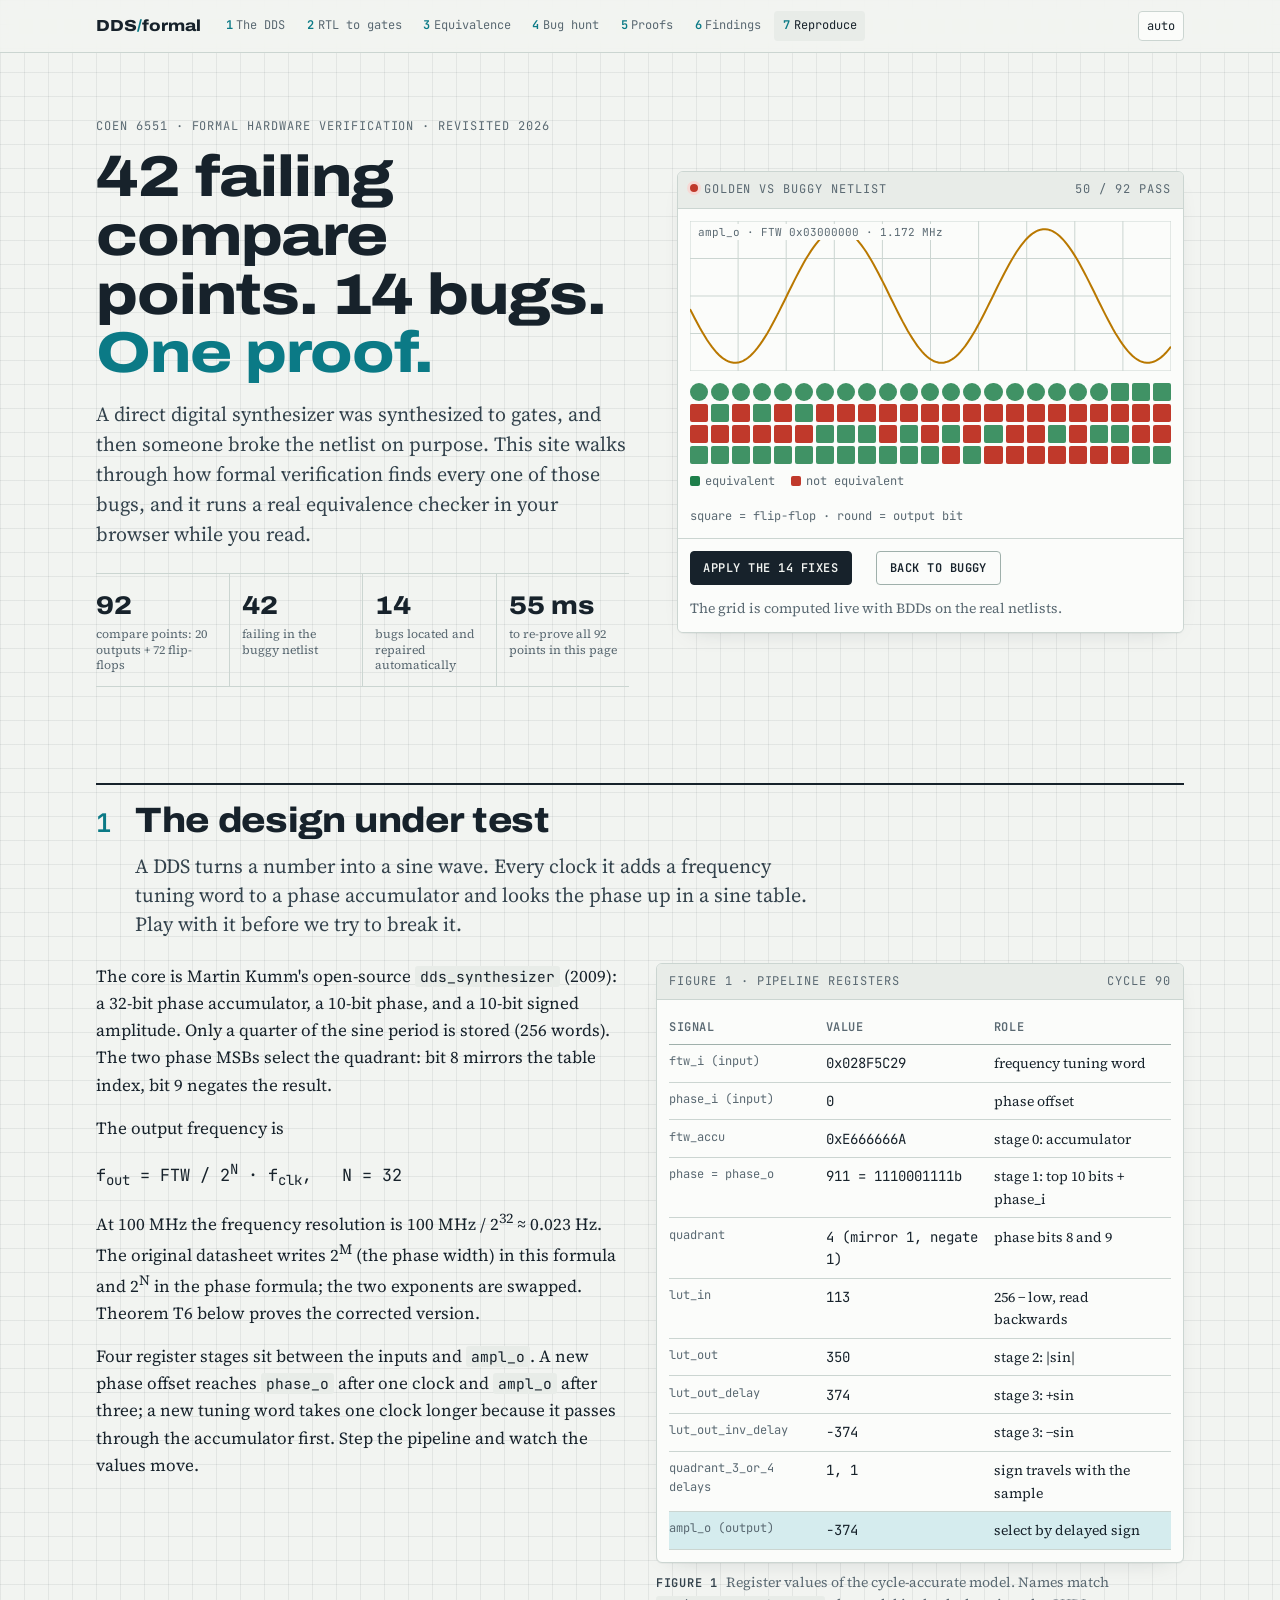
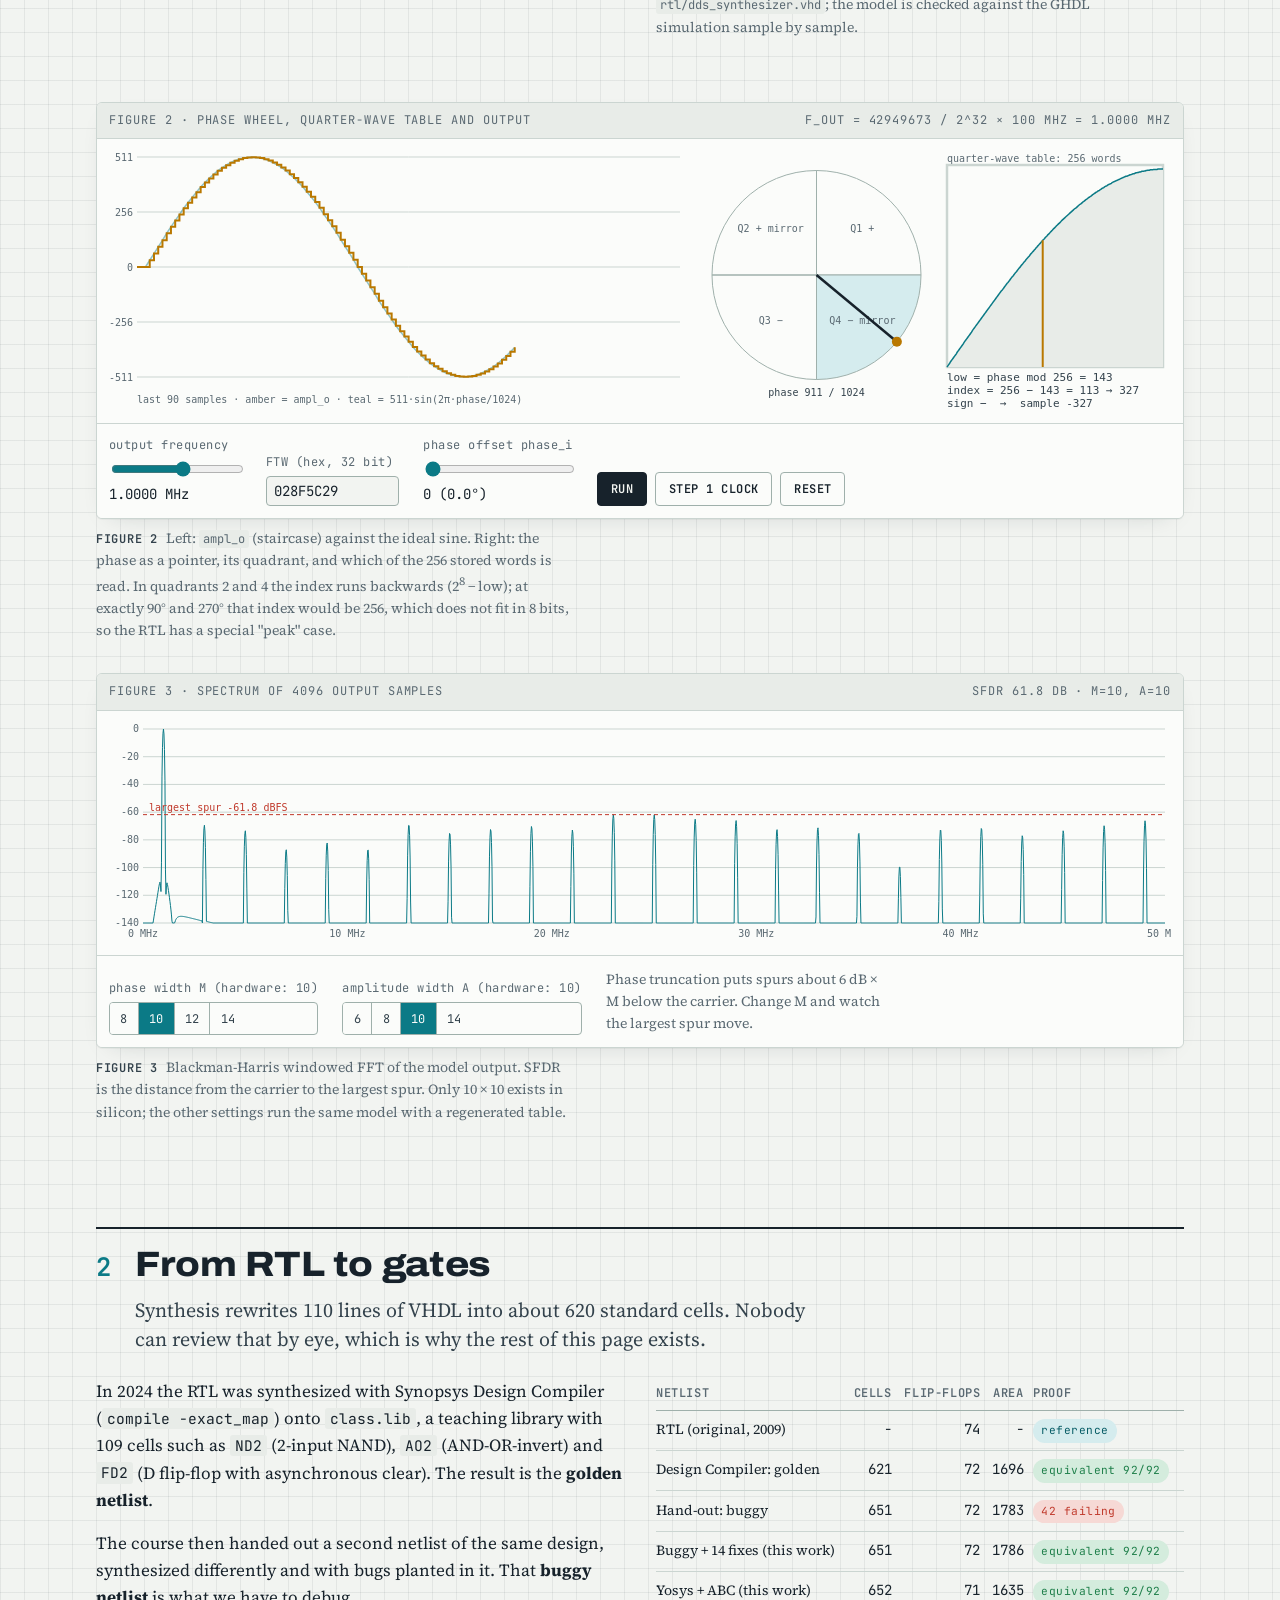
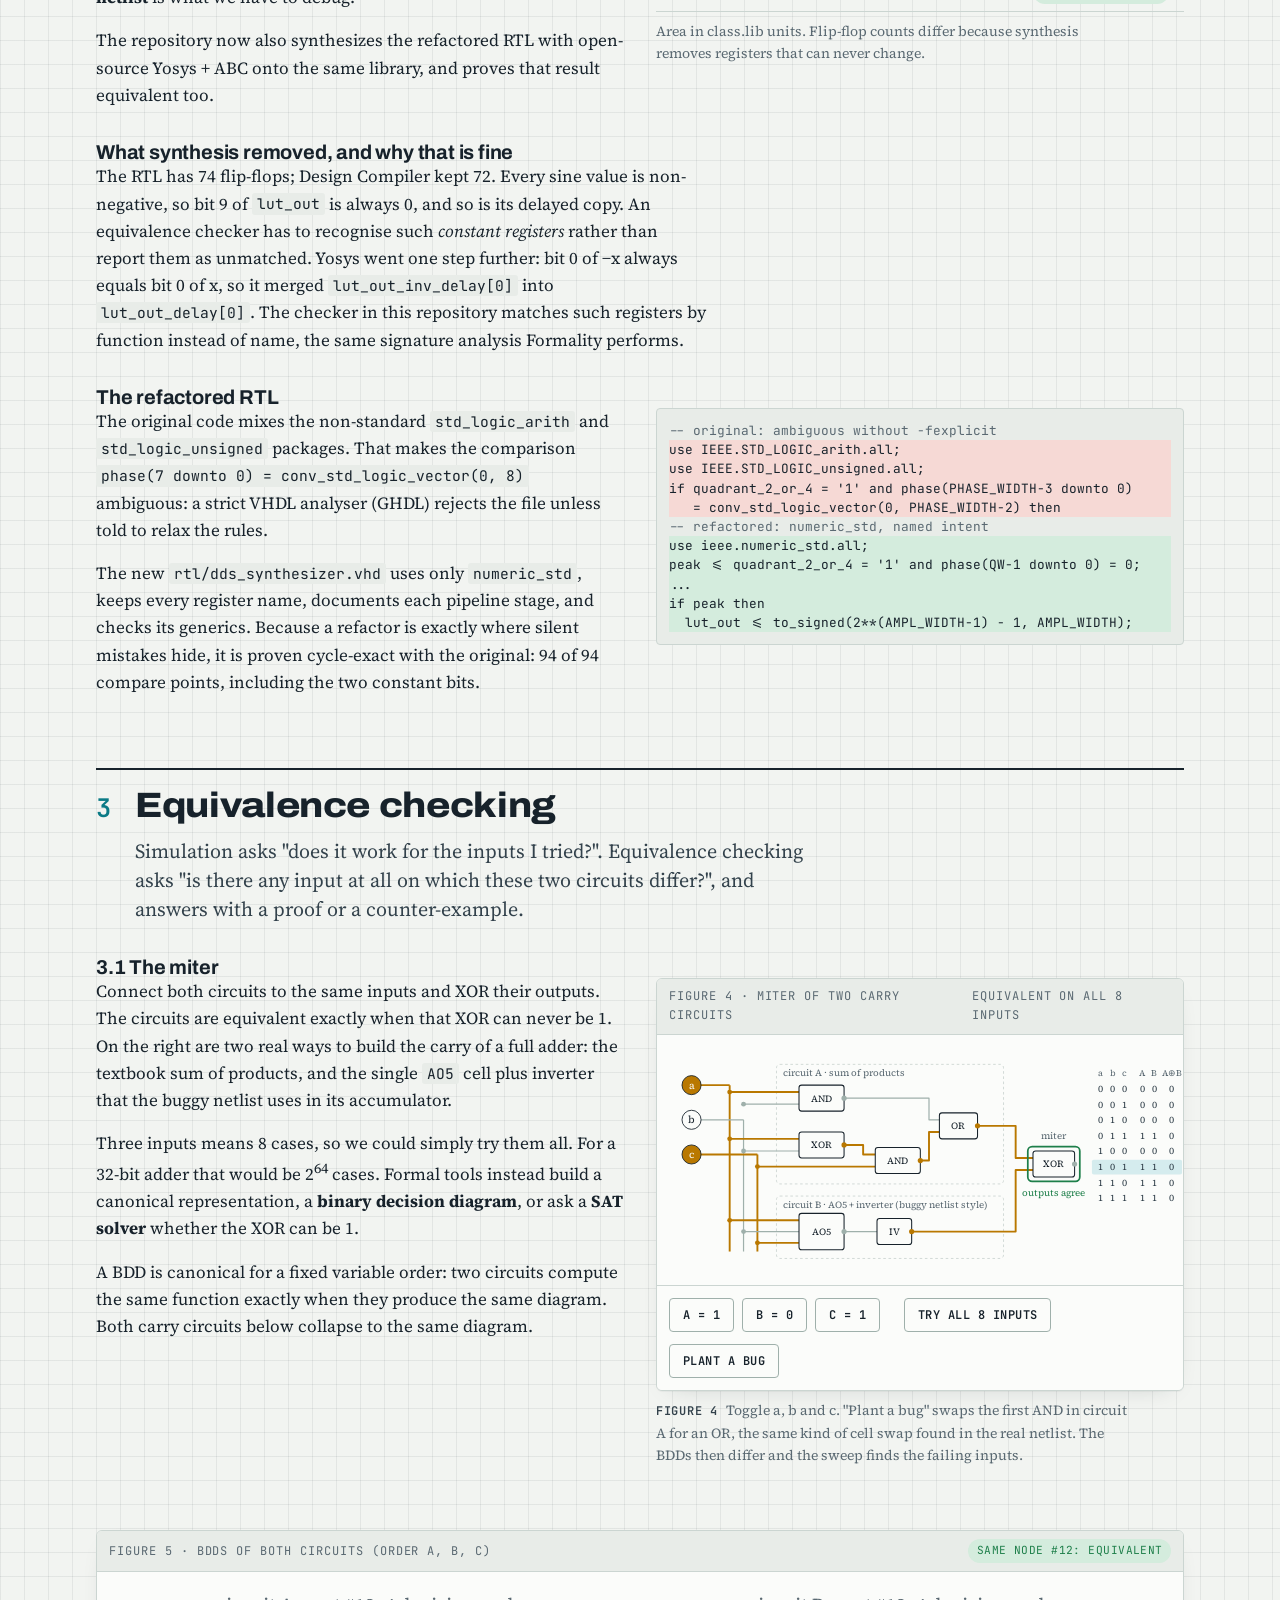
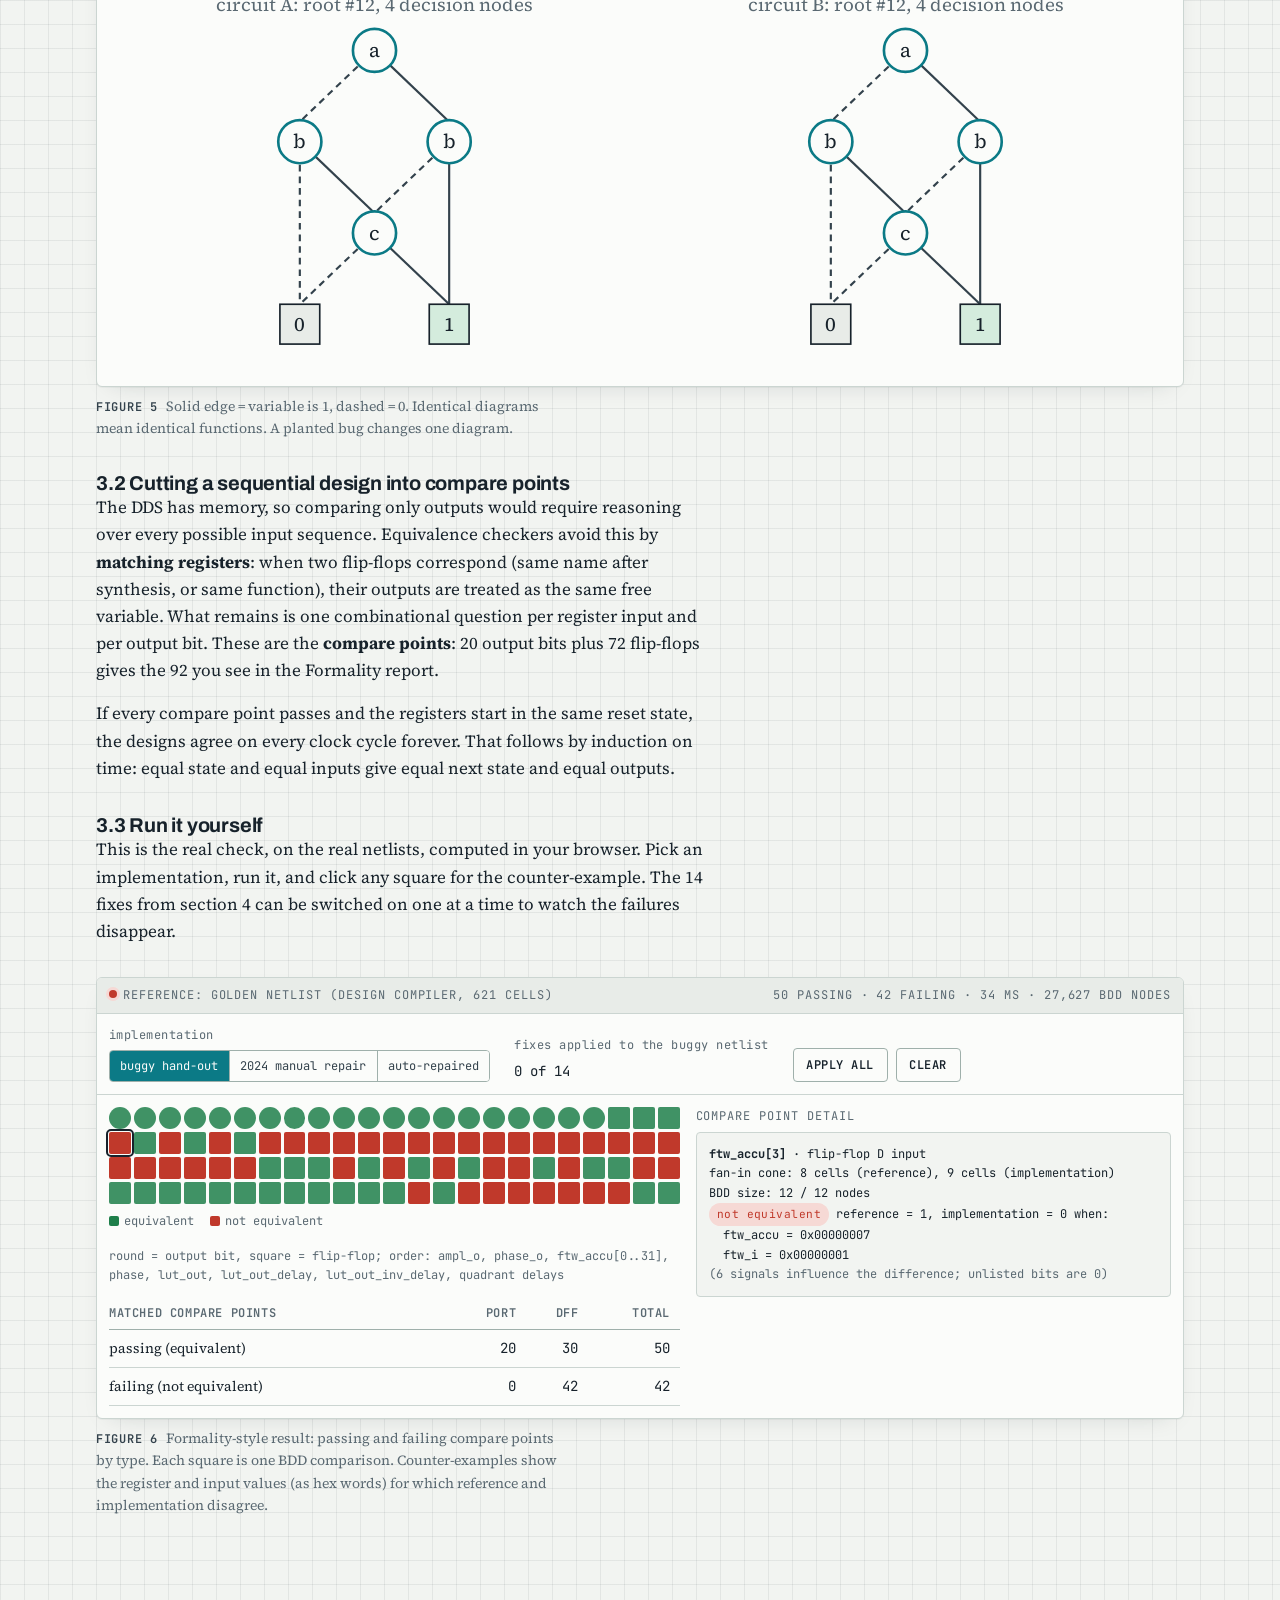
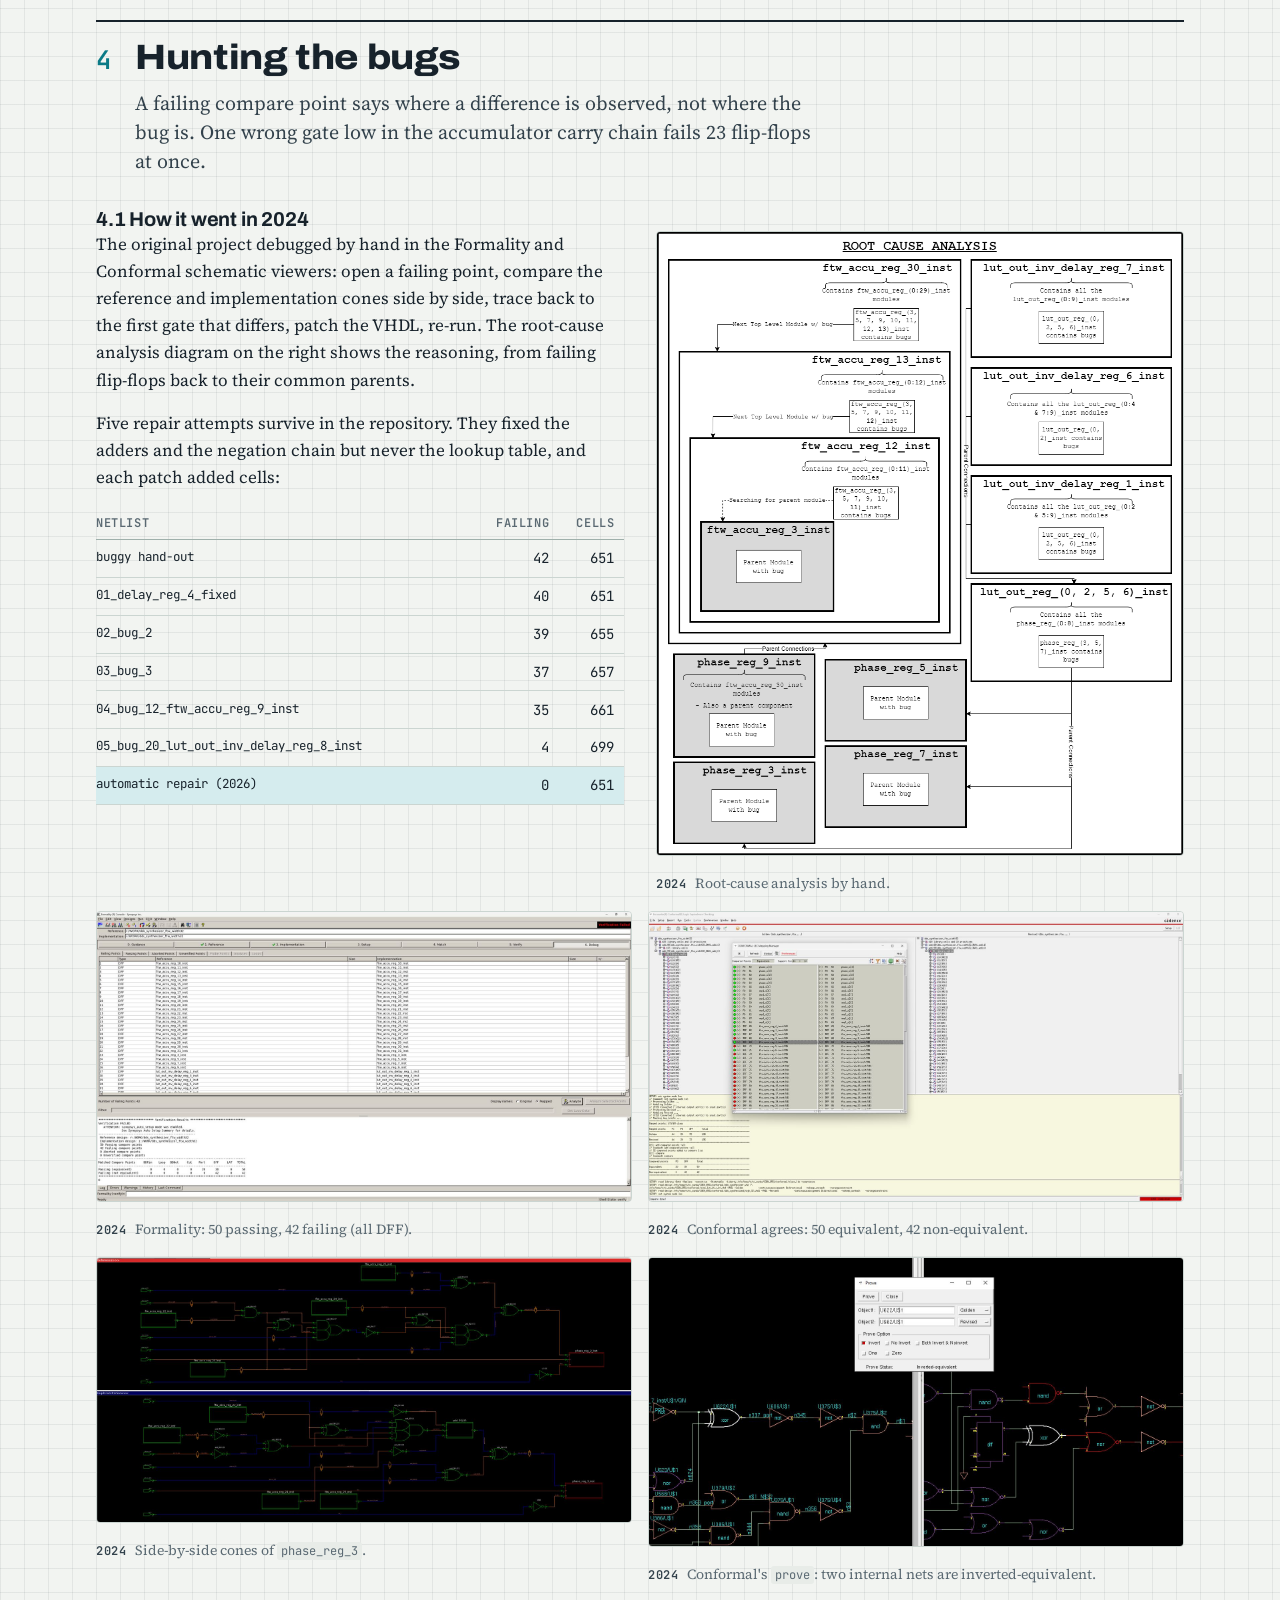
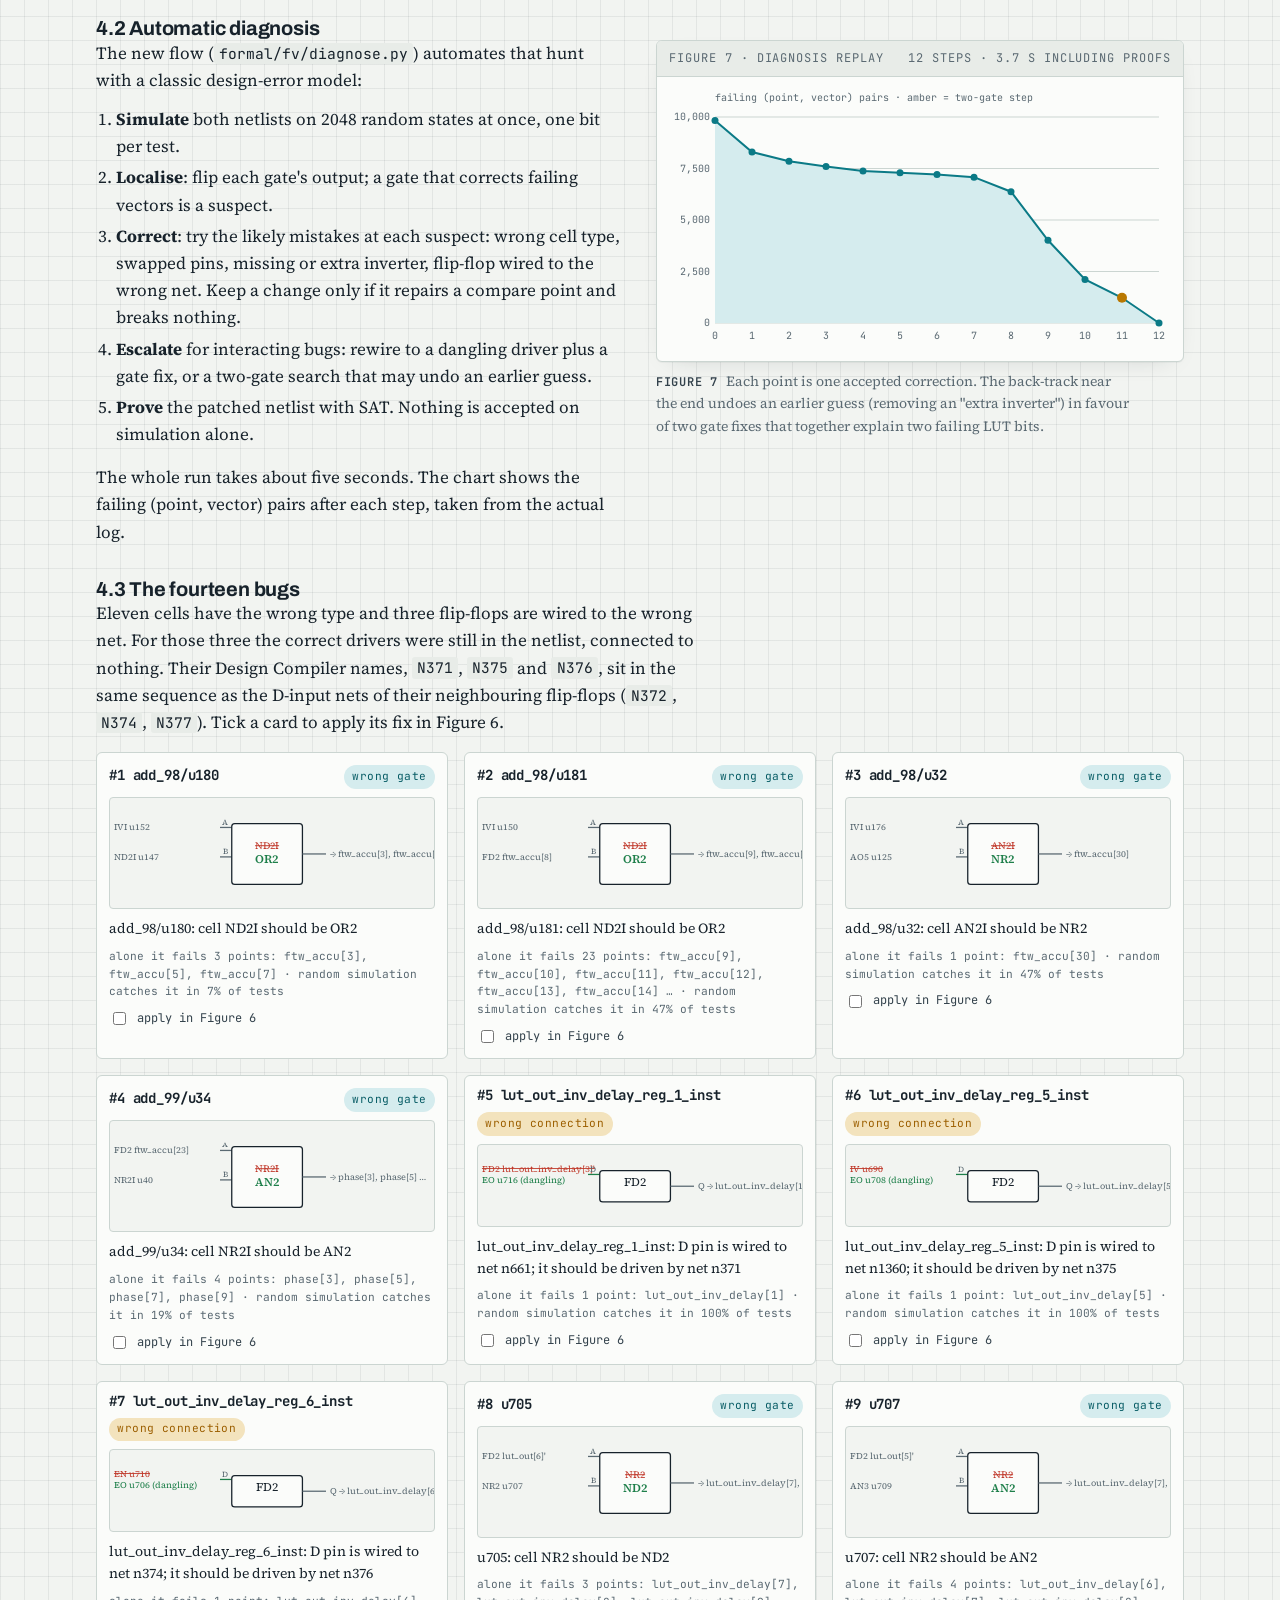
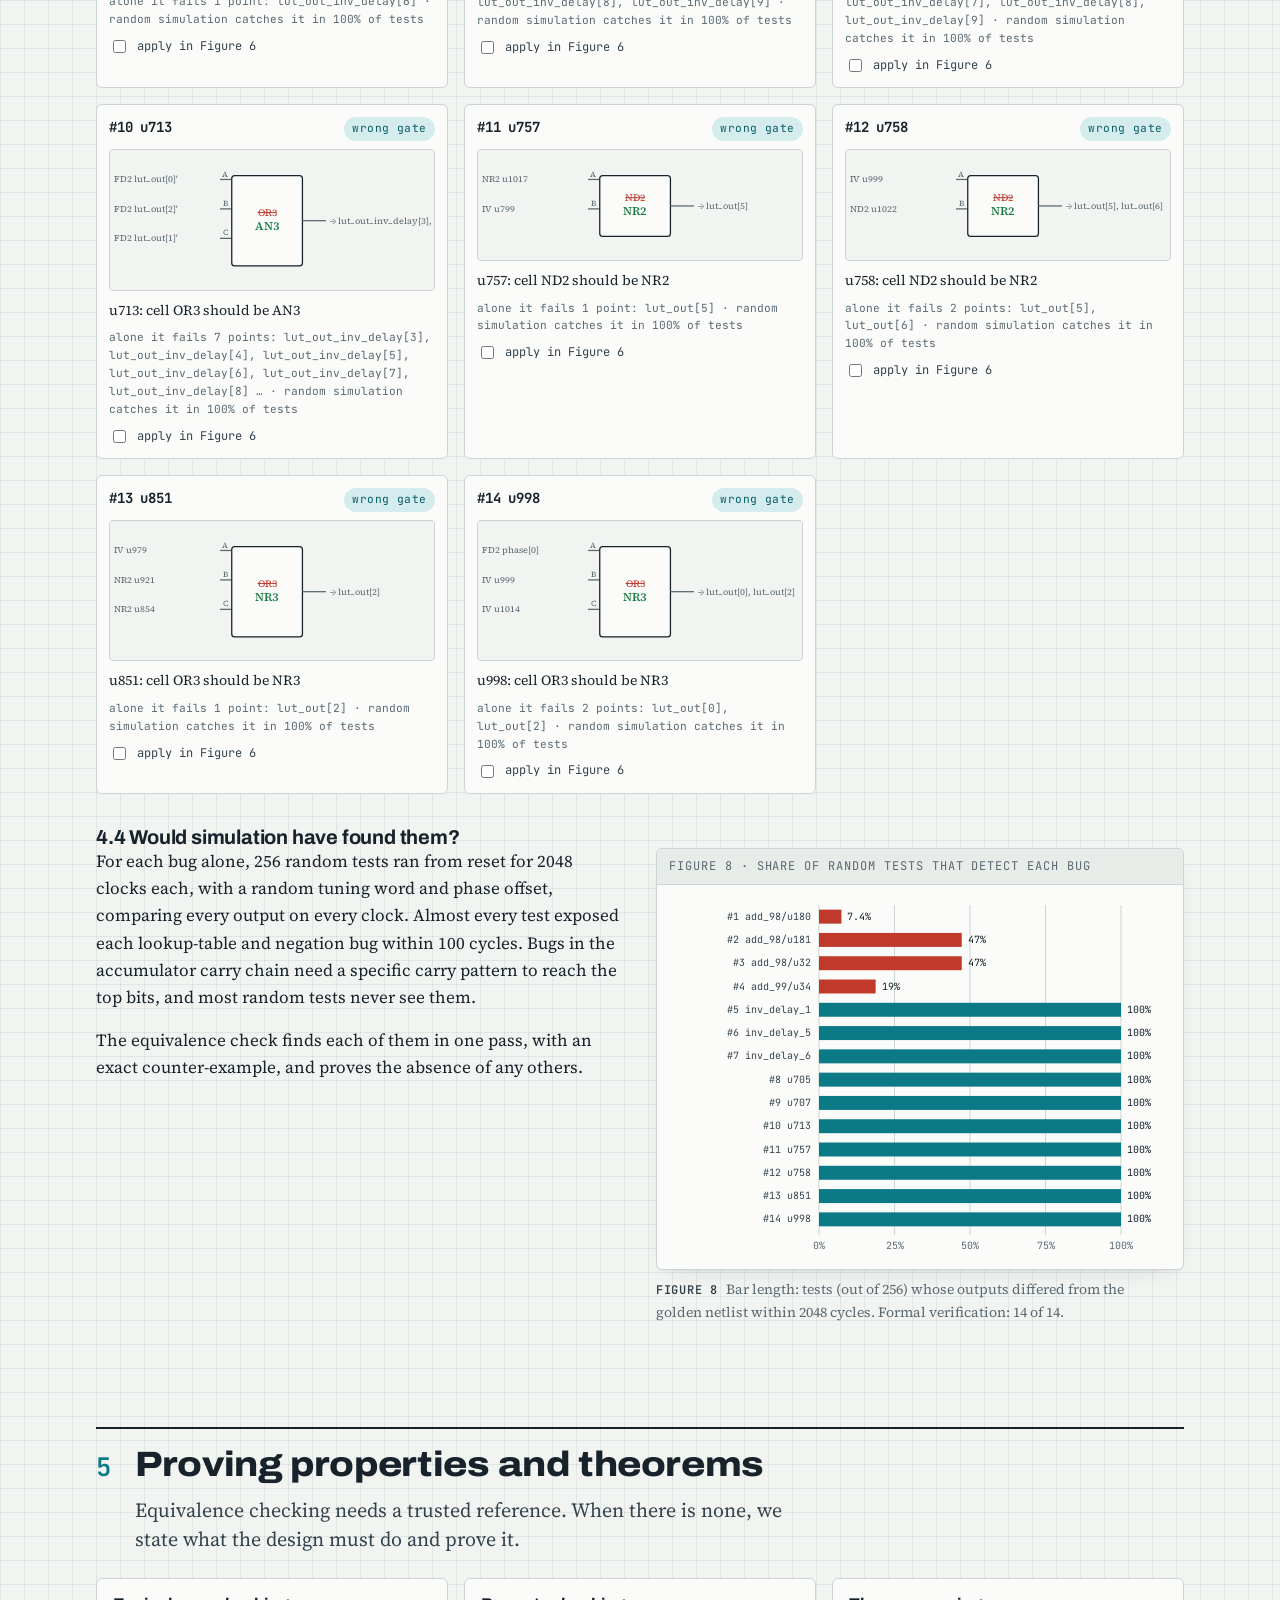
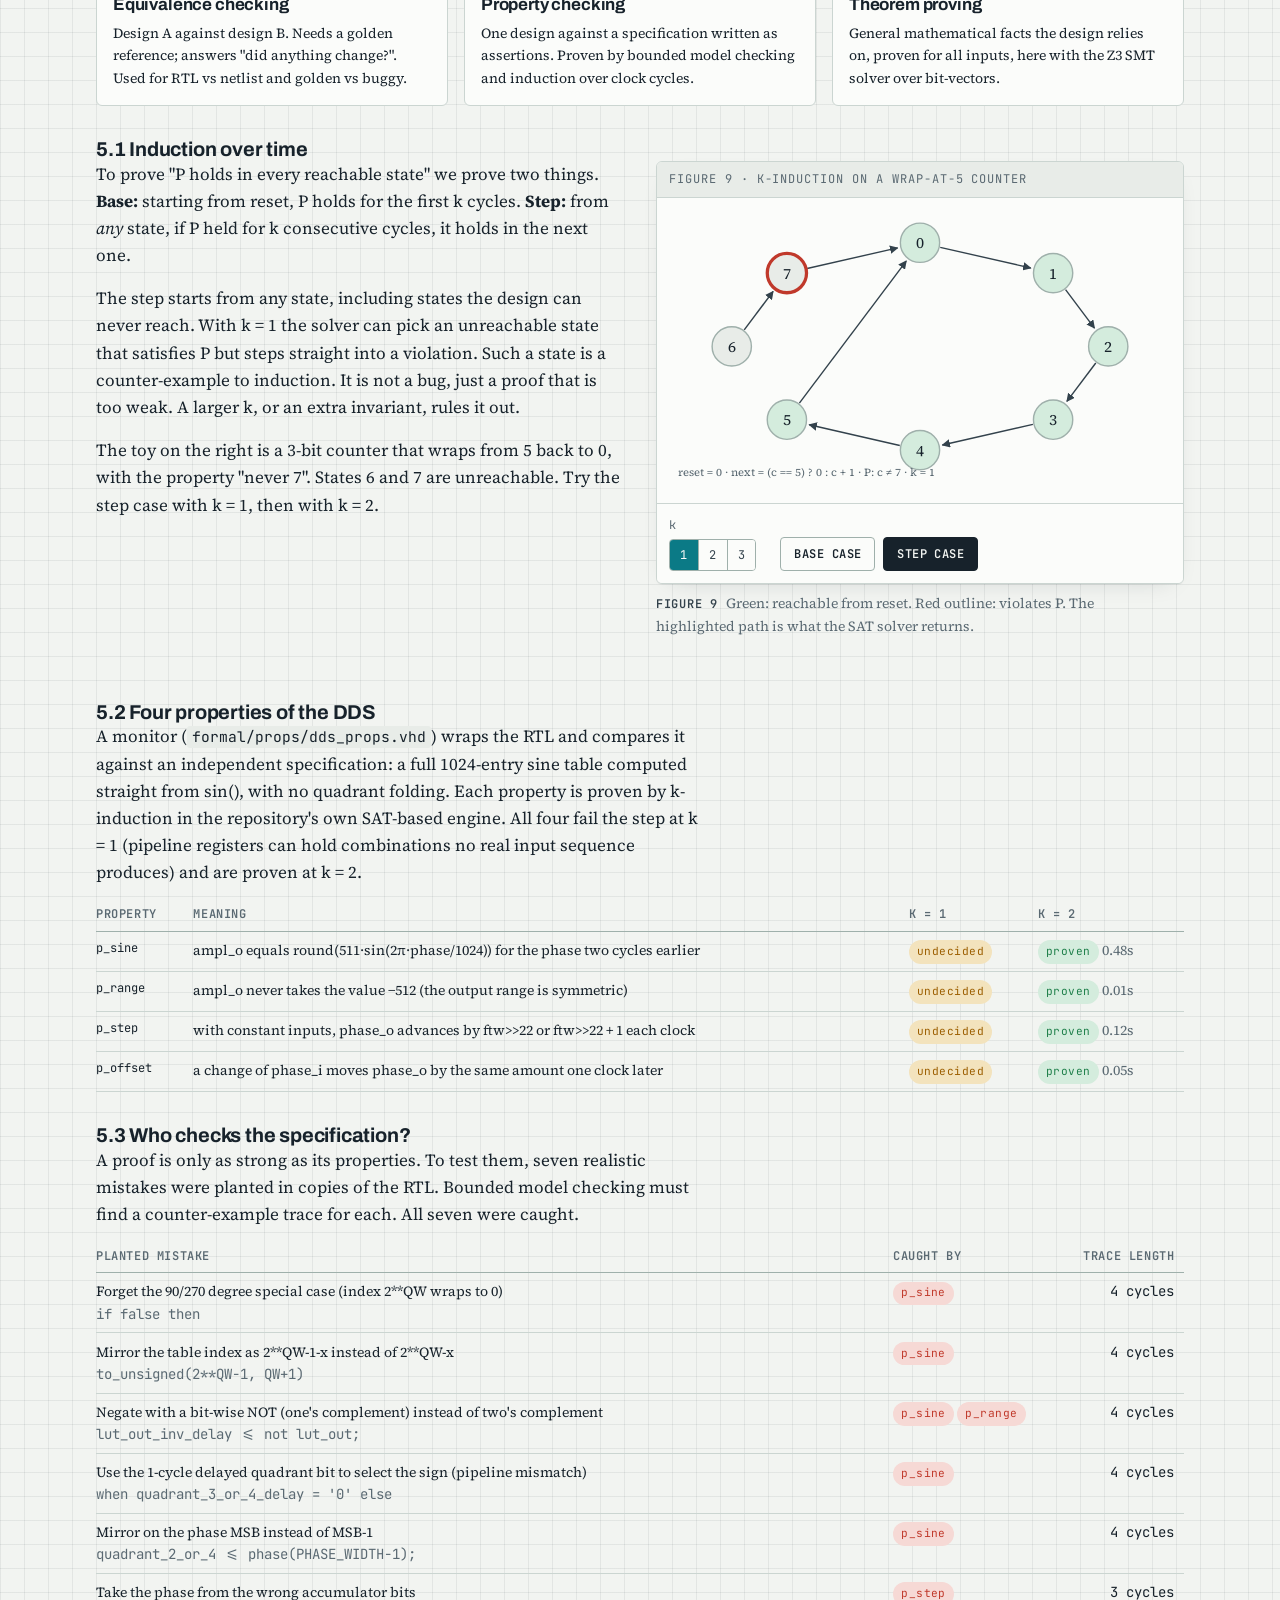
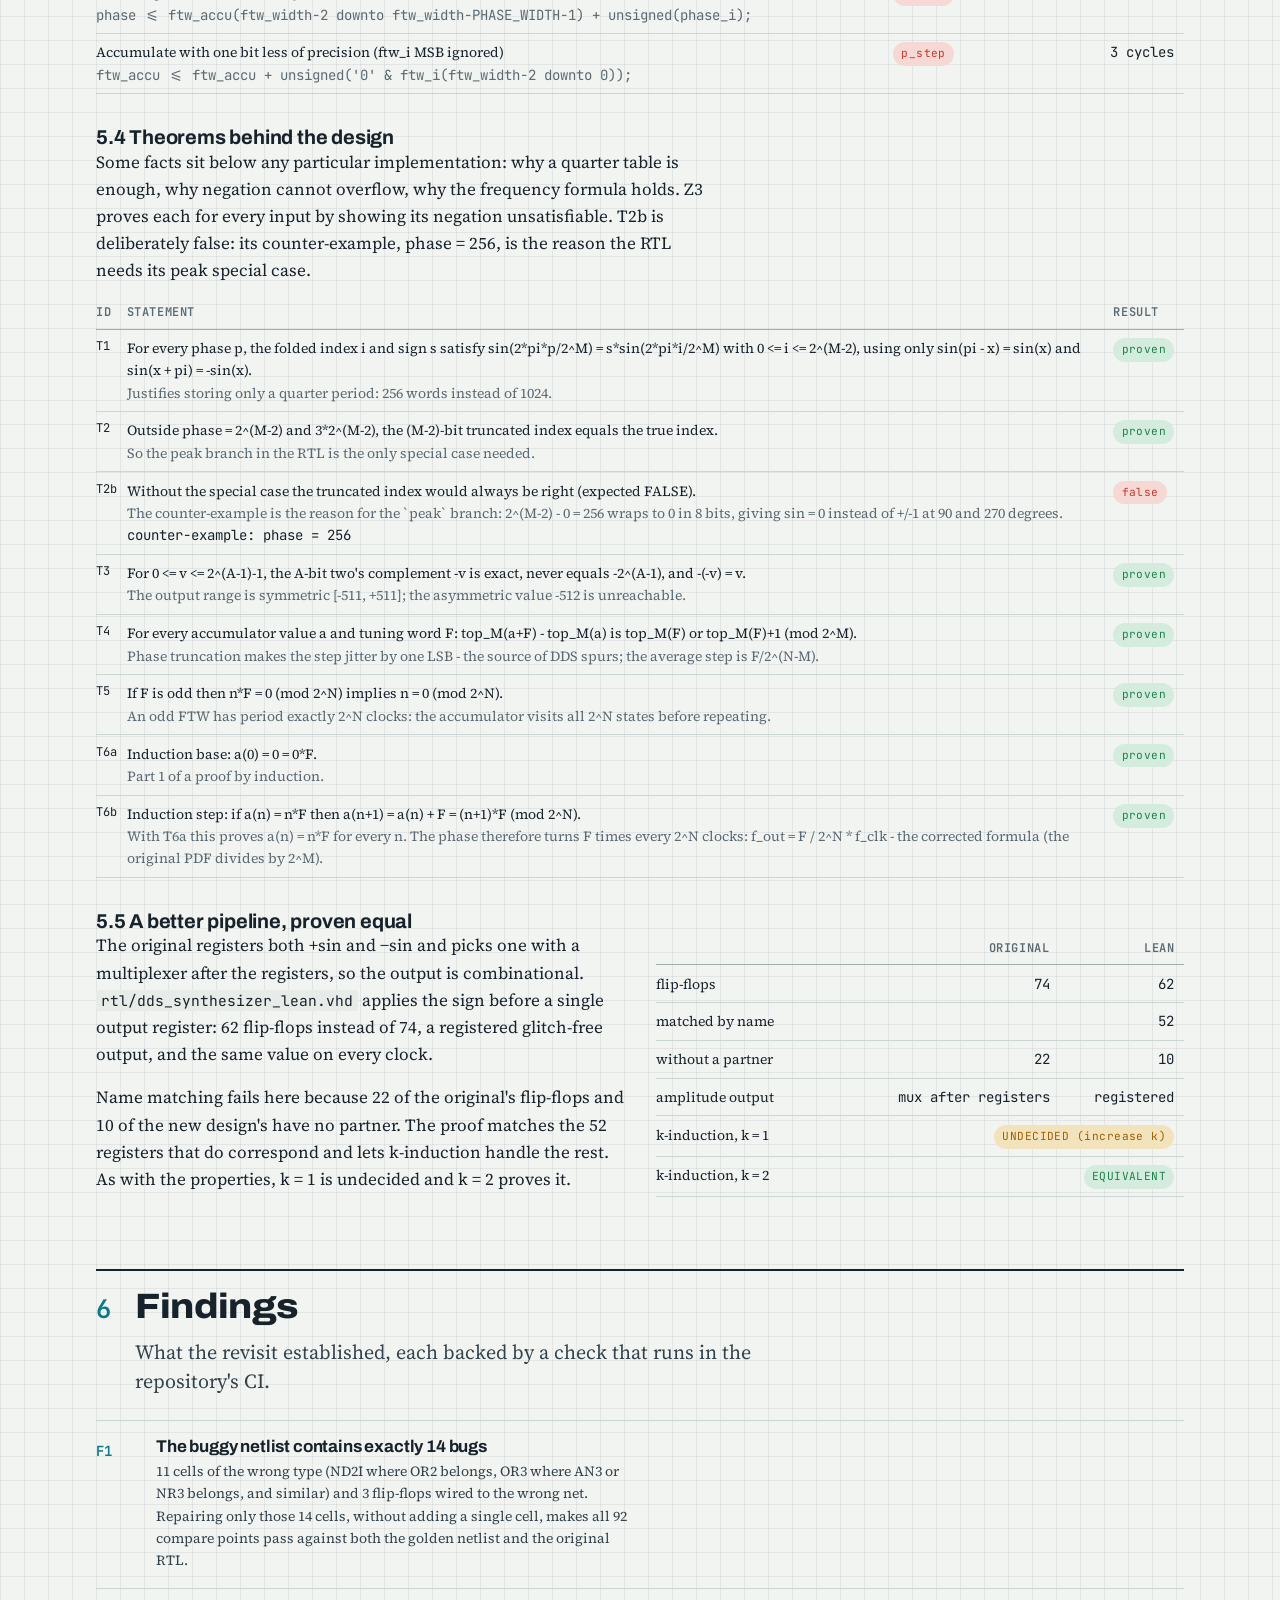
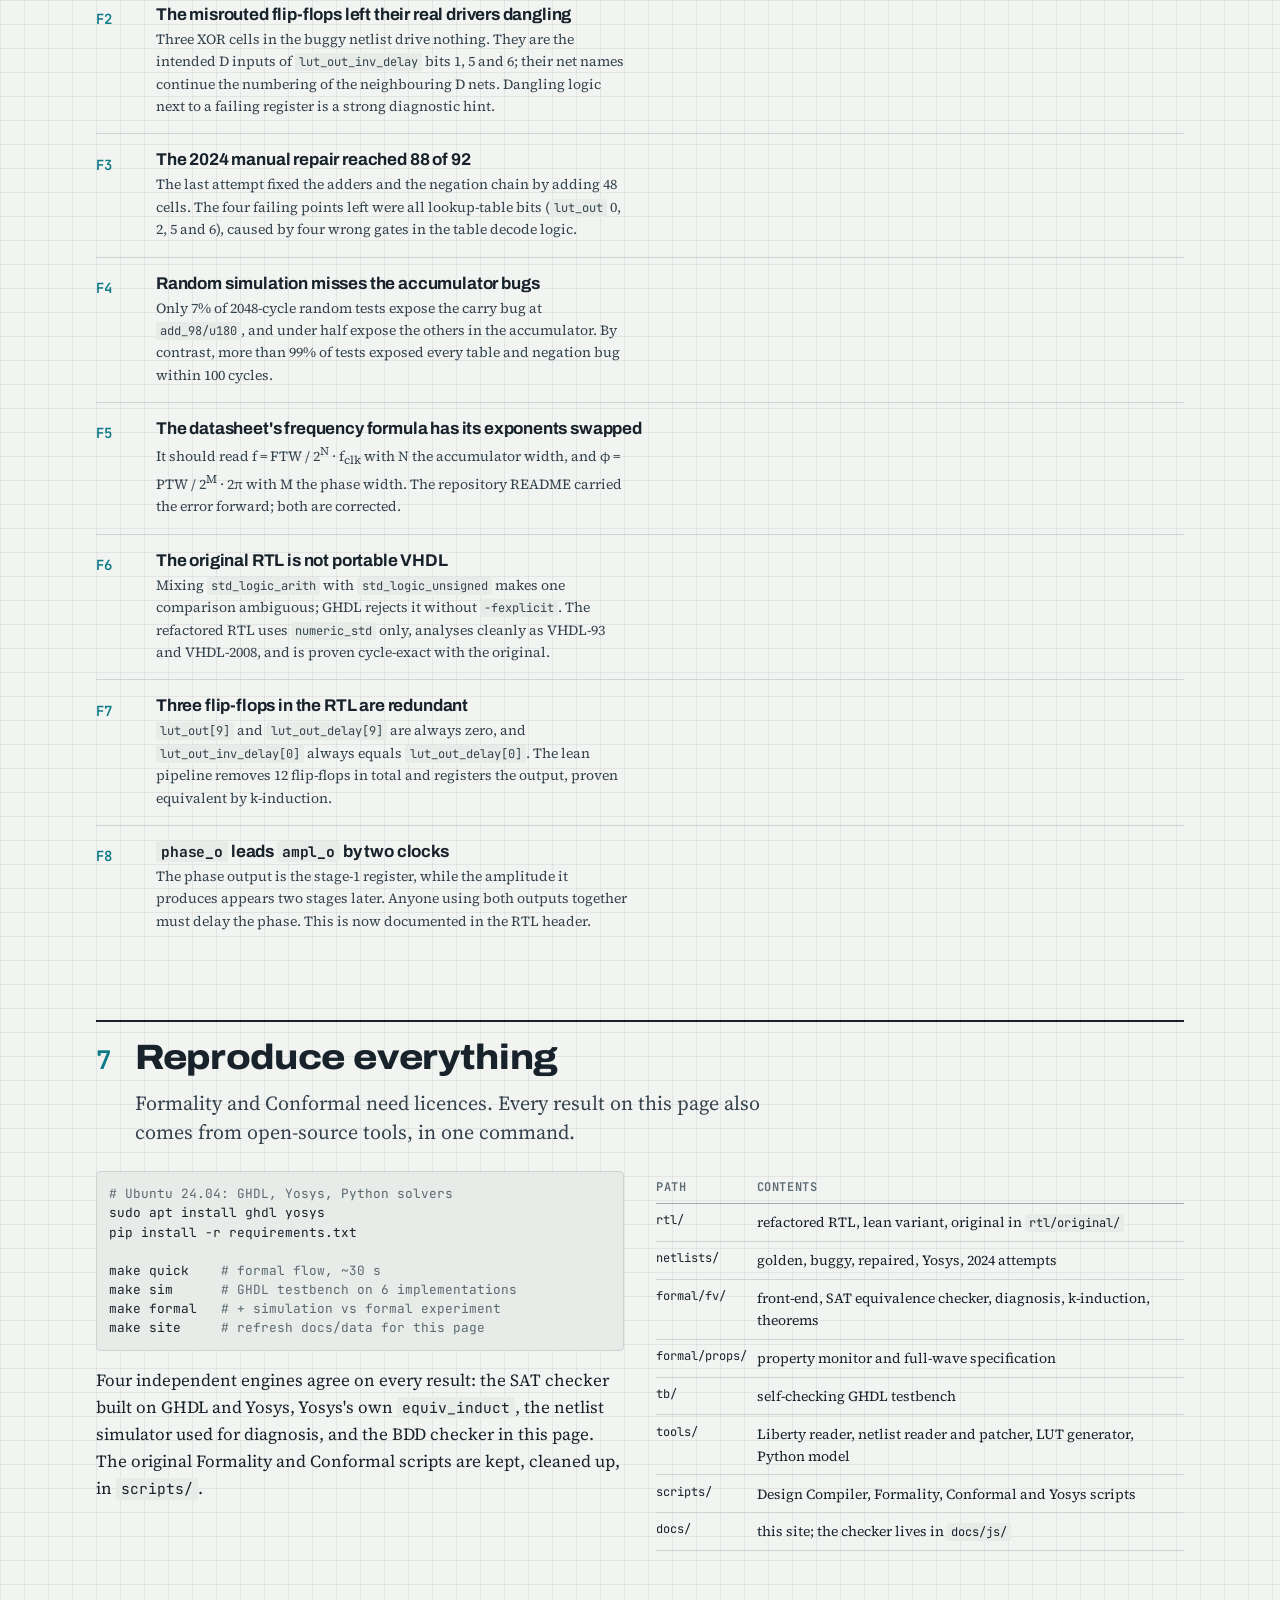
<file: index.html>
<!doctype html>
<html lang="en">
<head>
<meta charset="utf-8">
<title>DDS Formal Verification</title>
<!-- GitHub Pages serves this file when Pages is set to publish the repository root.
     The site itself lives in docs/; send visitors there. -->
<meta http-equiv="refresh" content="0; url=docs/">
<link rel="canonical" href="docs/">
<script>location.replace("docs/" + location.hash);</script>
</head>
<body>
<p><a href="docs/">Open the DDS formal verification site</a></p>
</body>
</html>
</file>
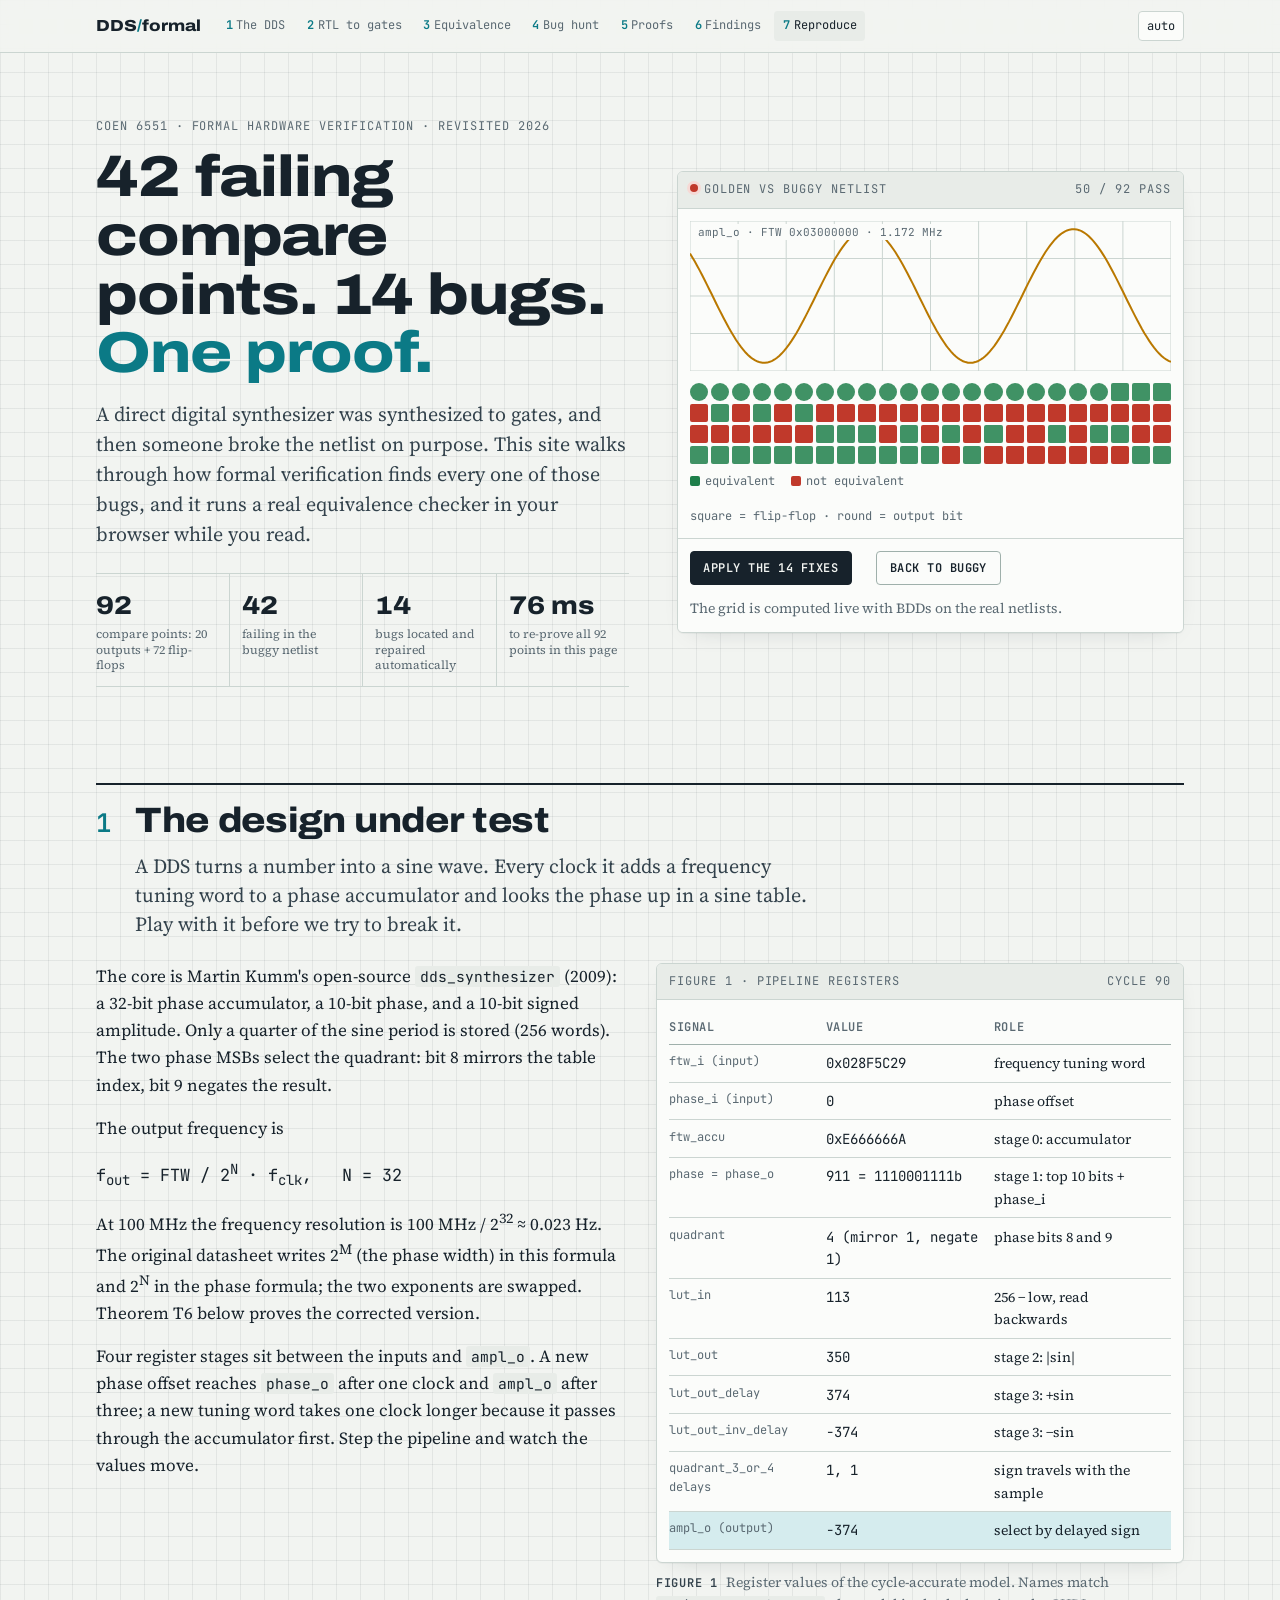
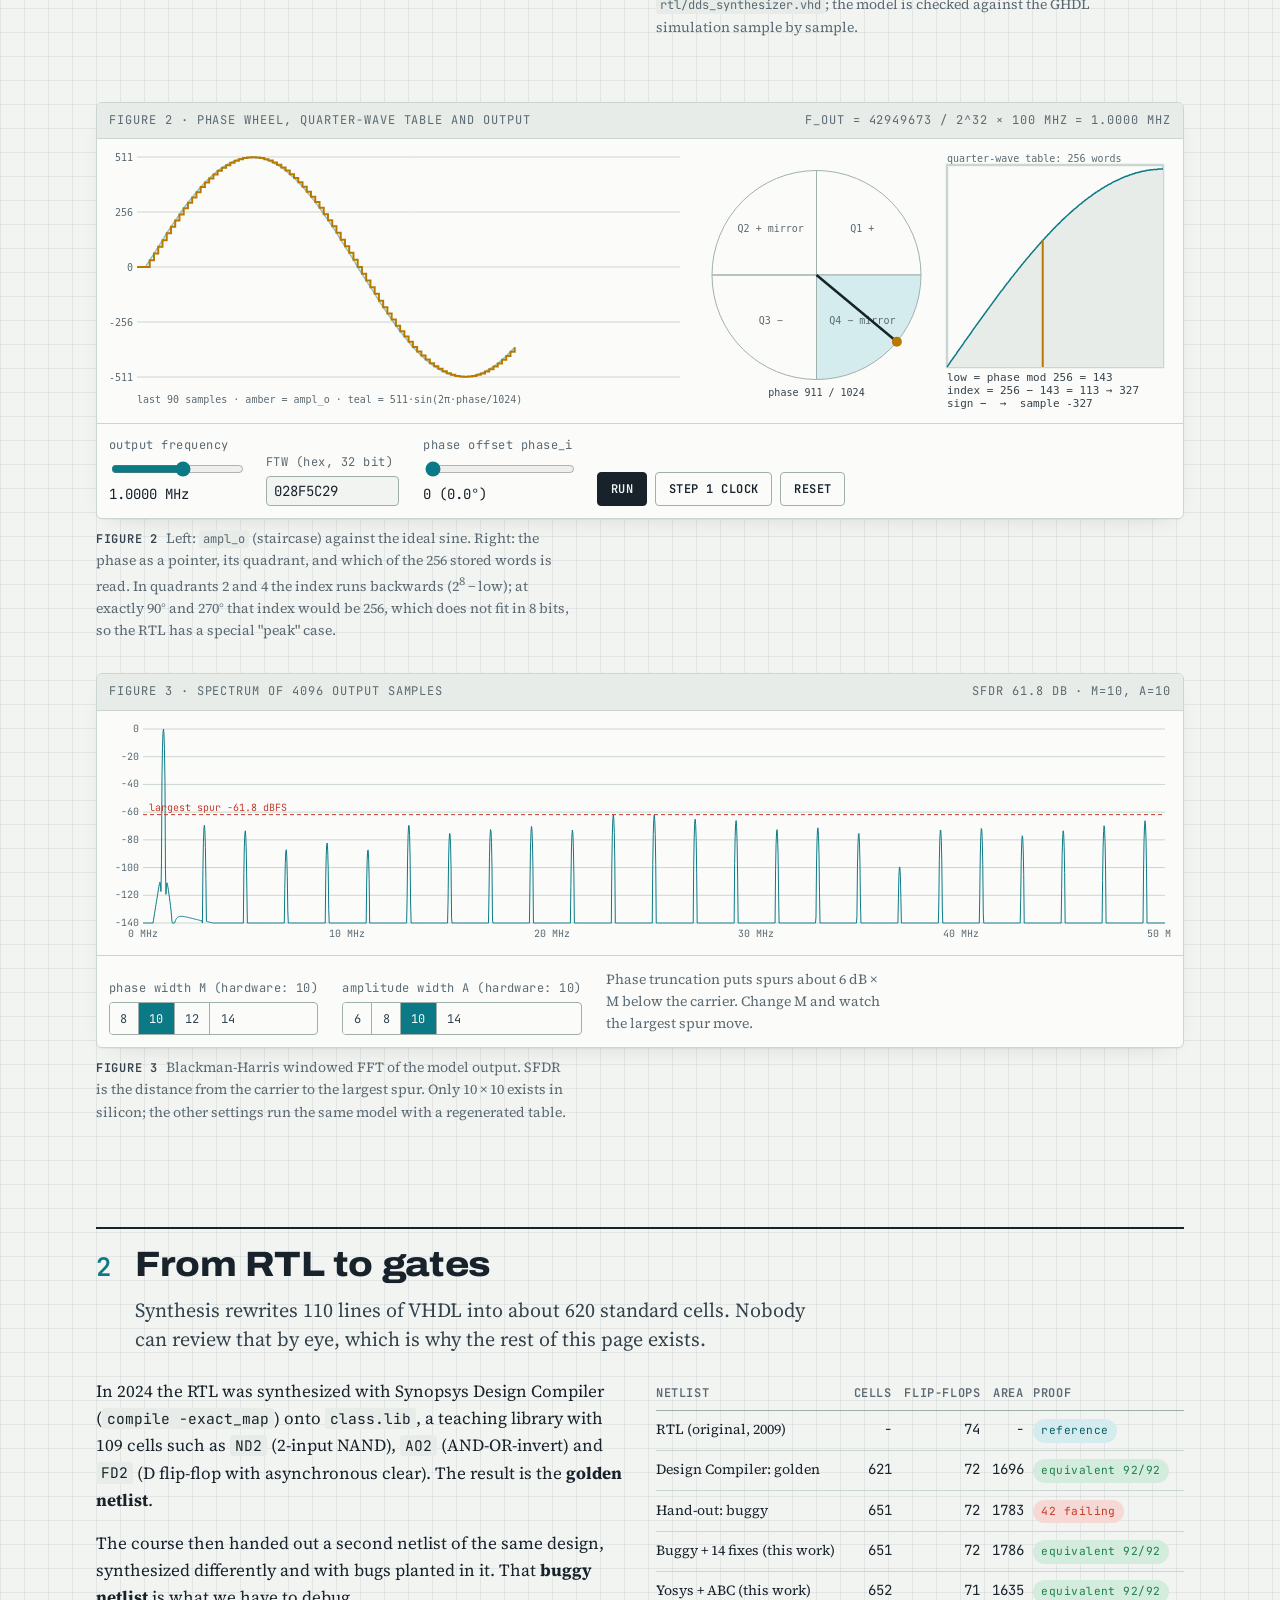
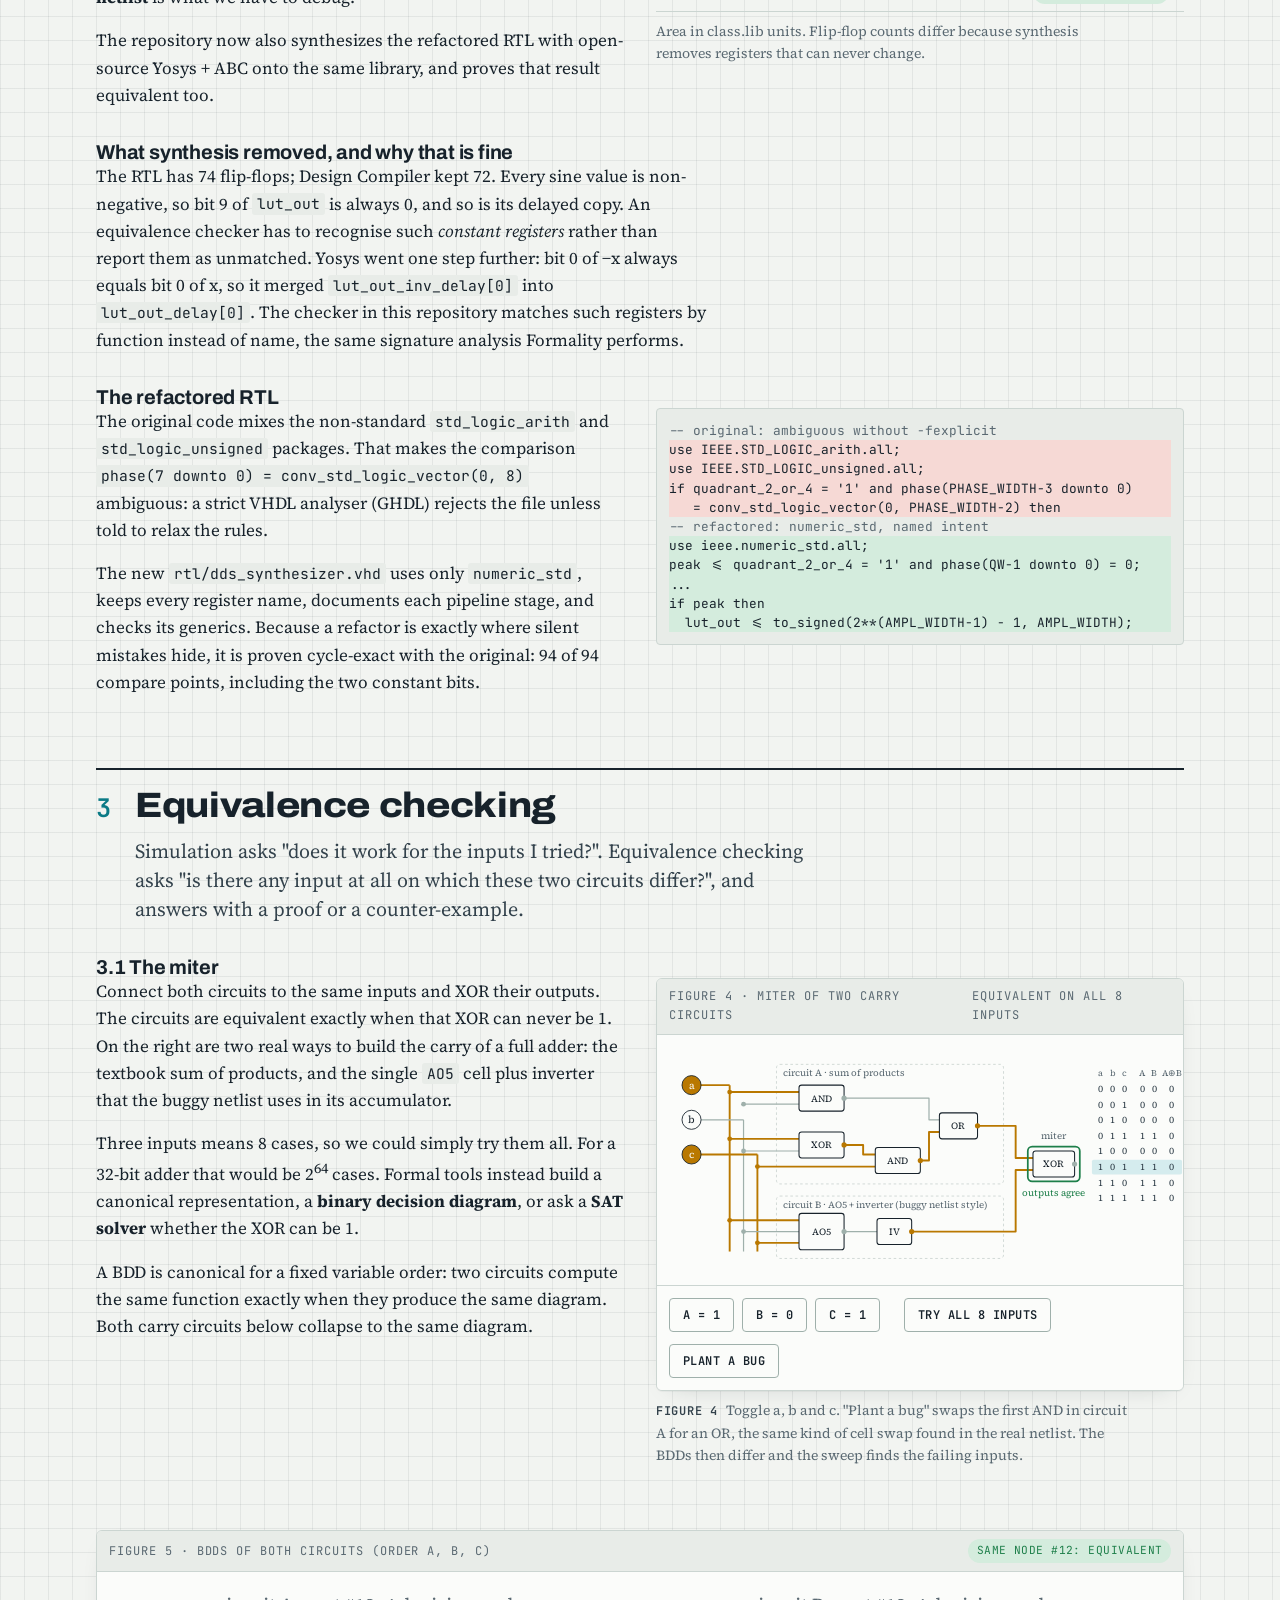
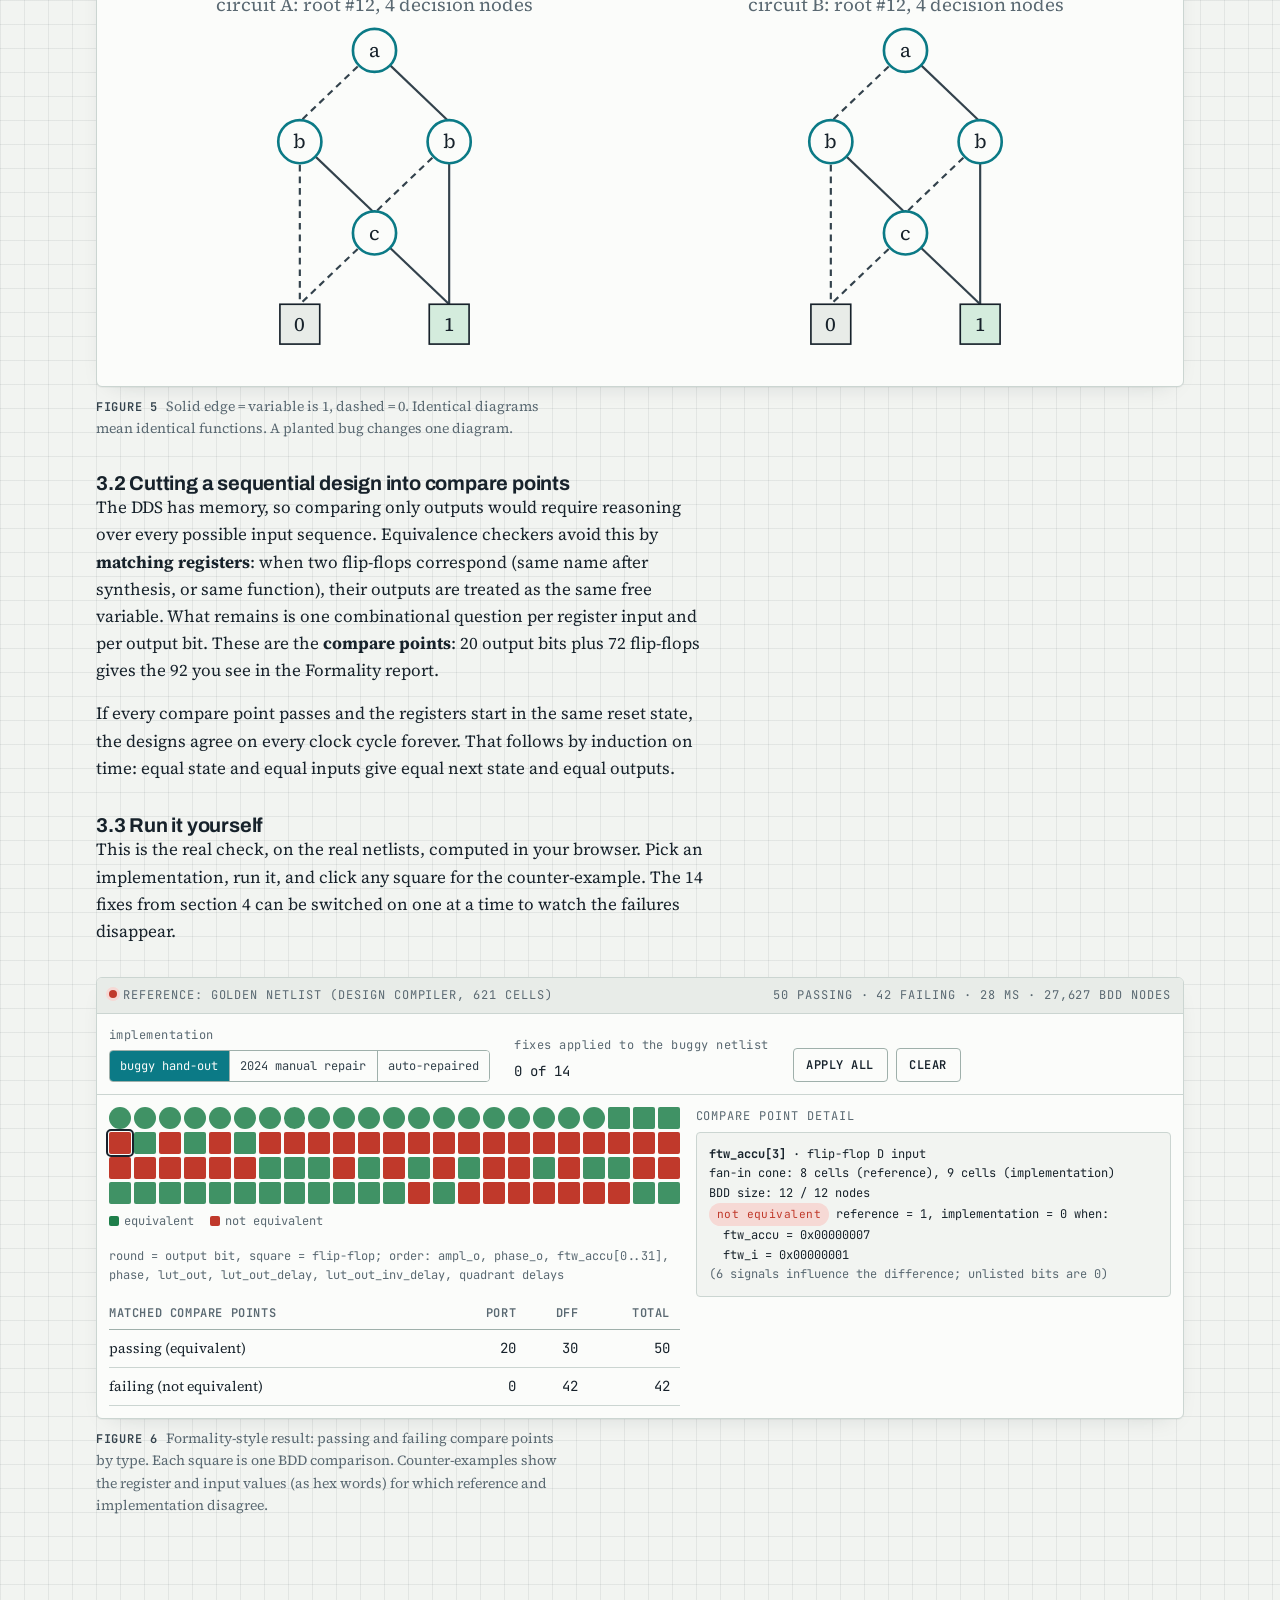
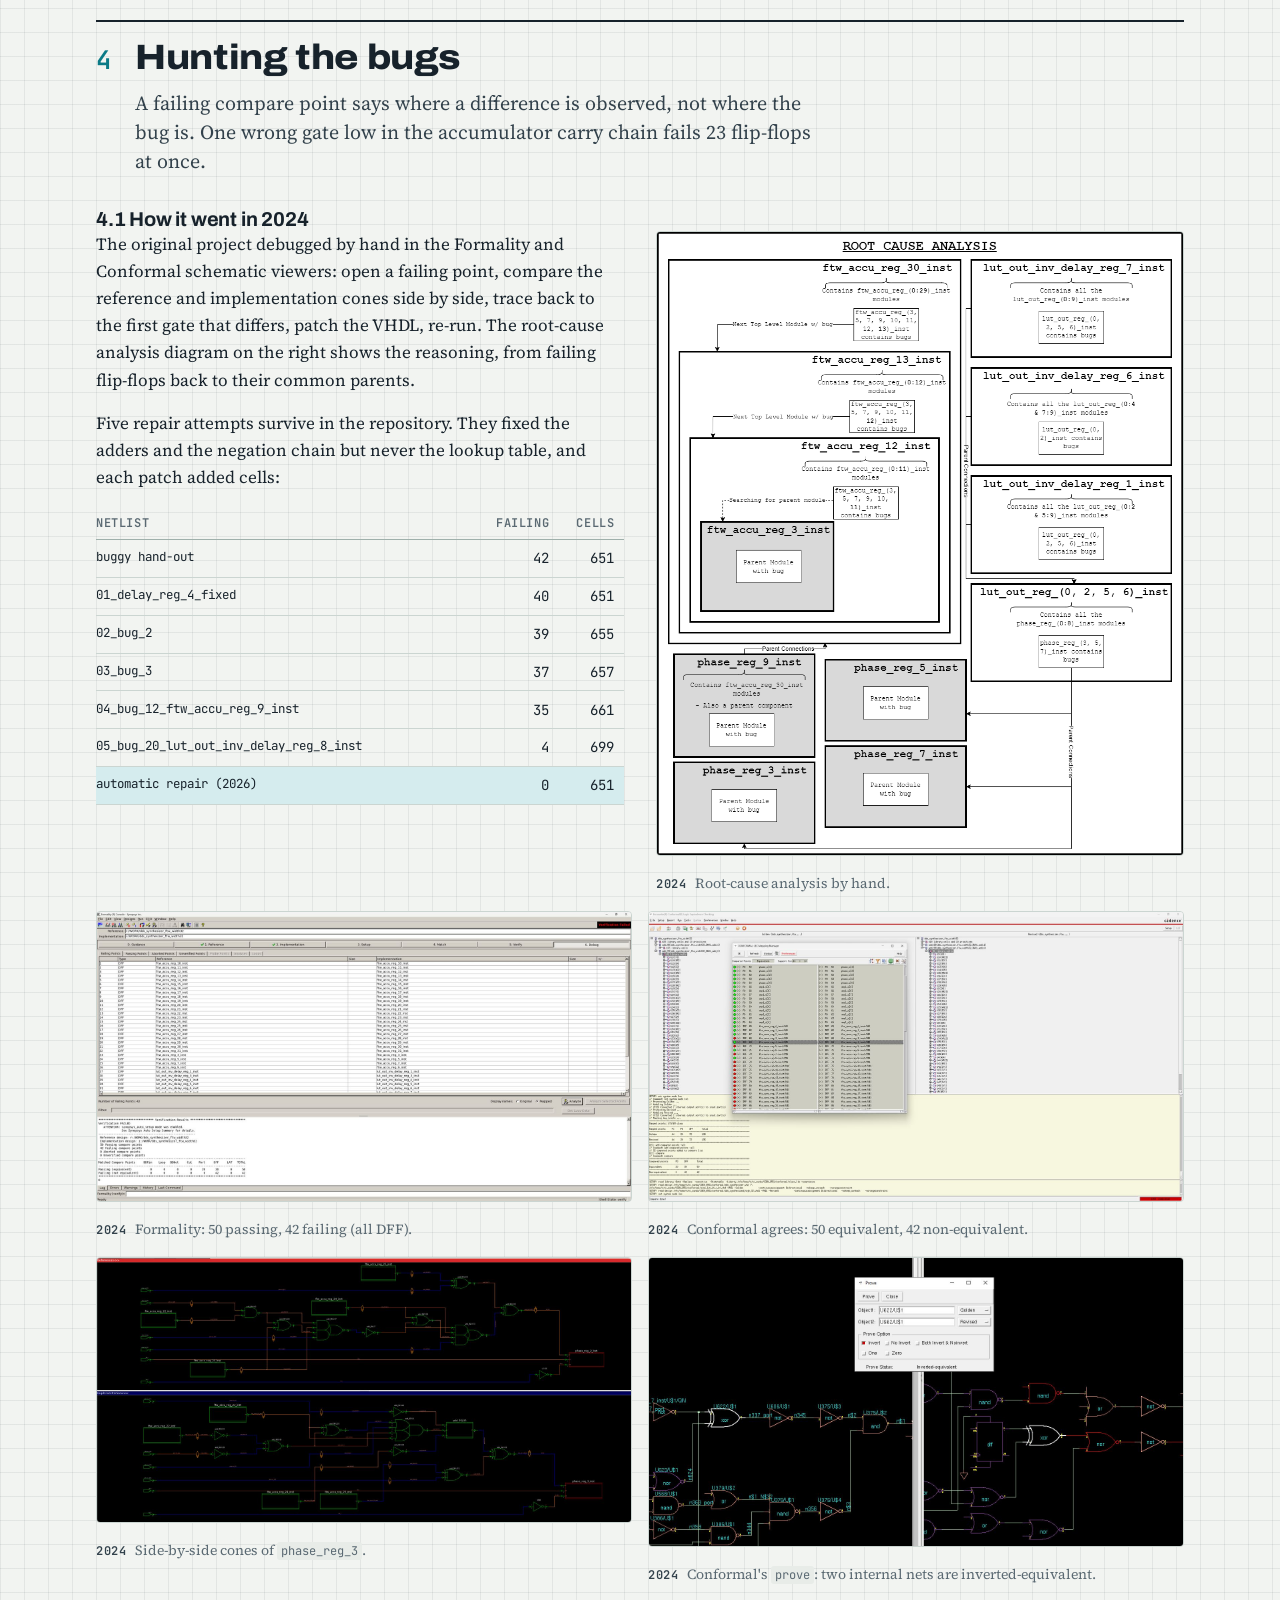
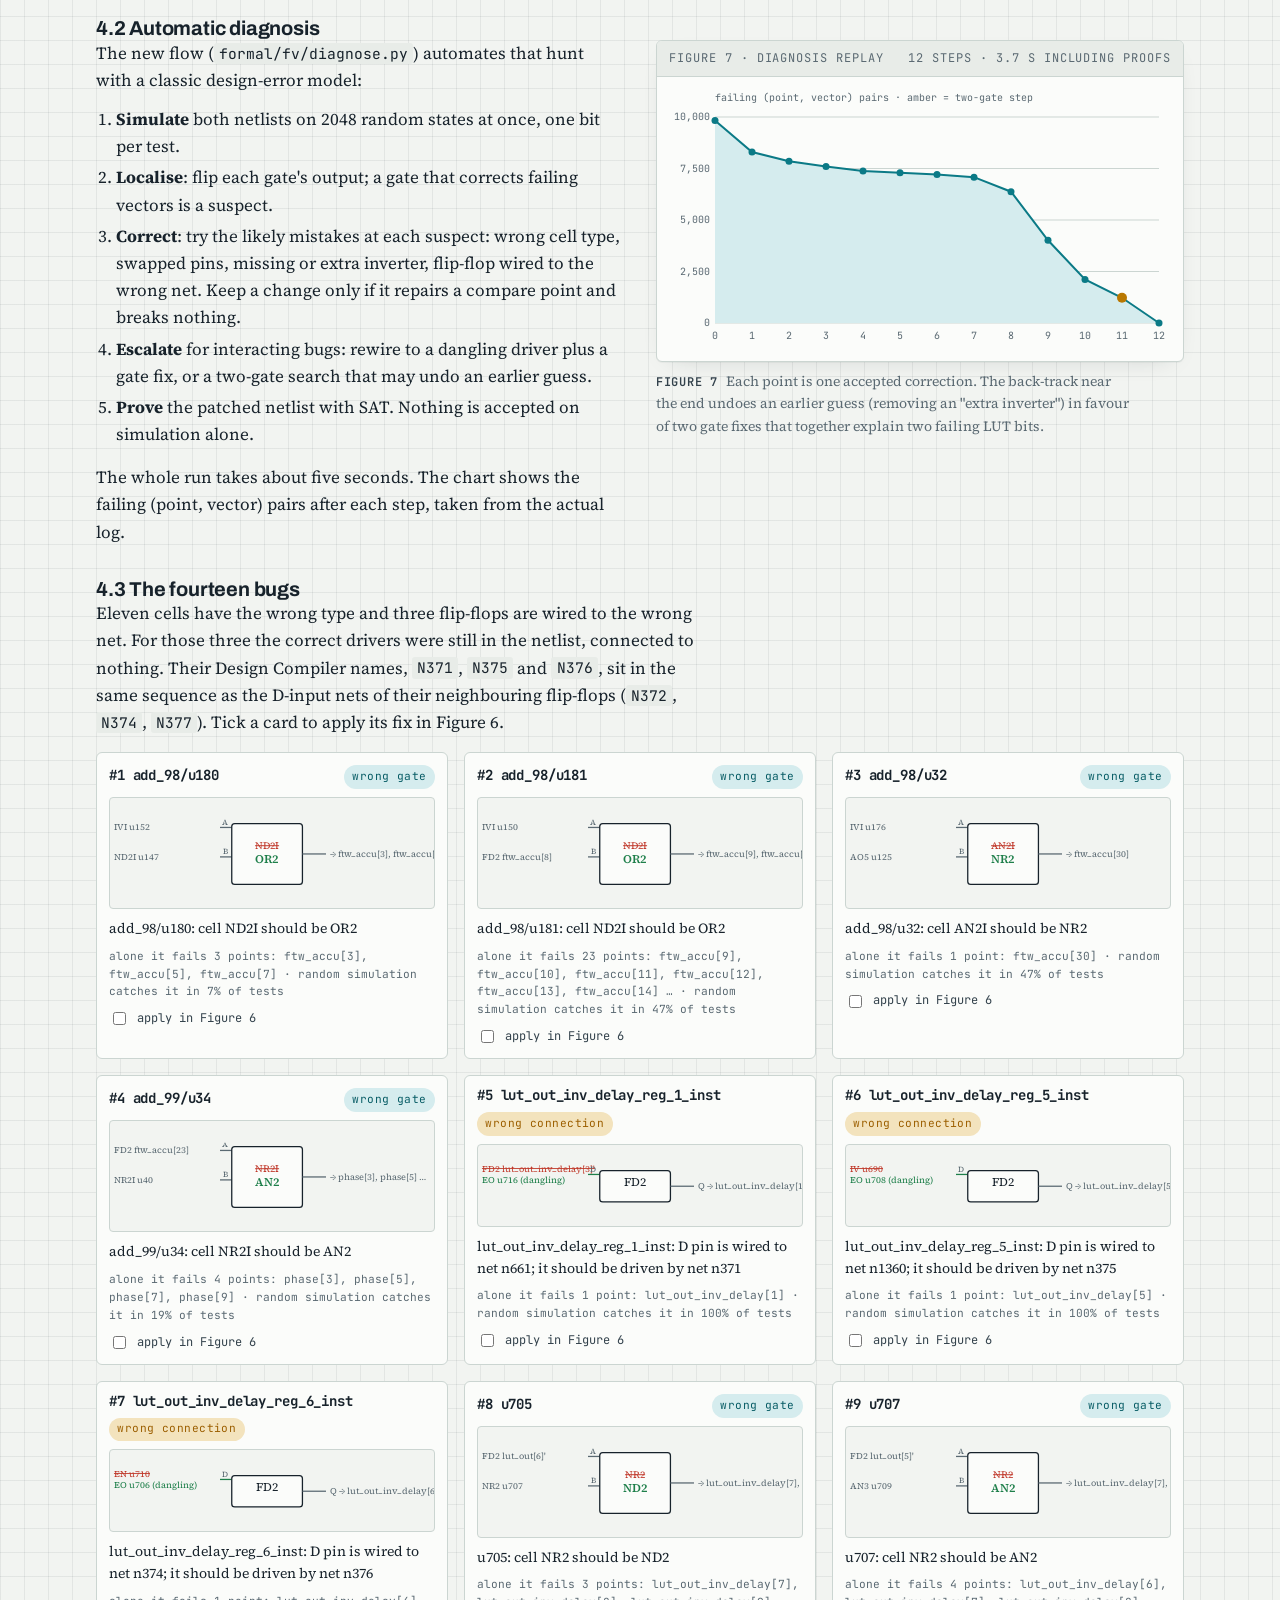
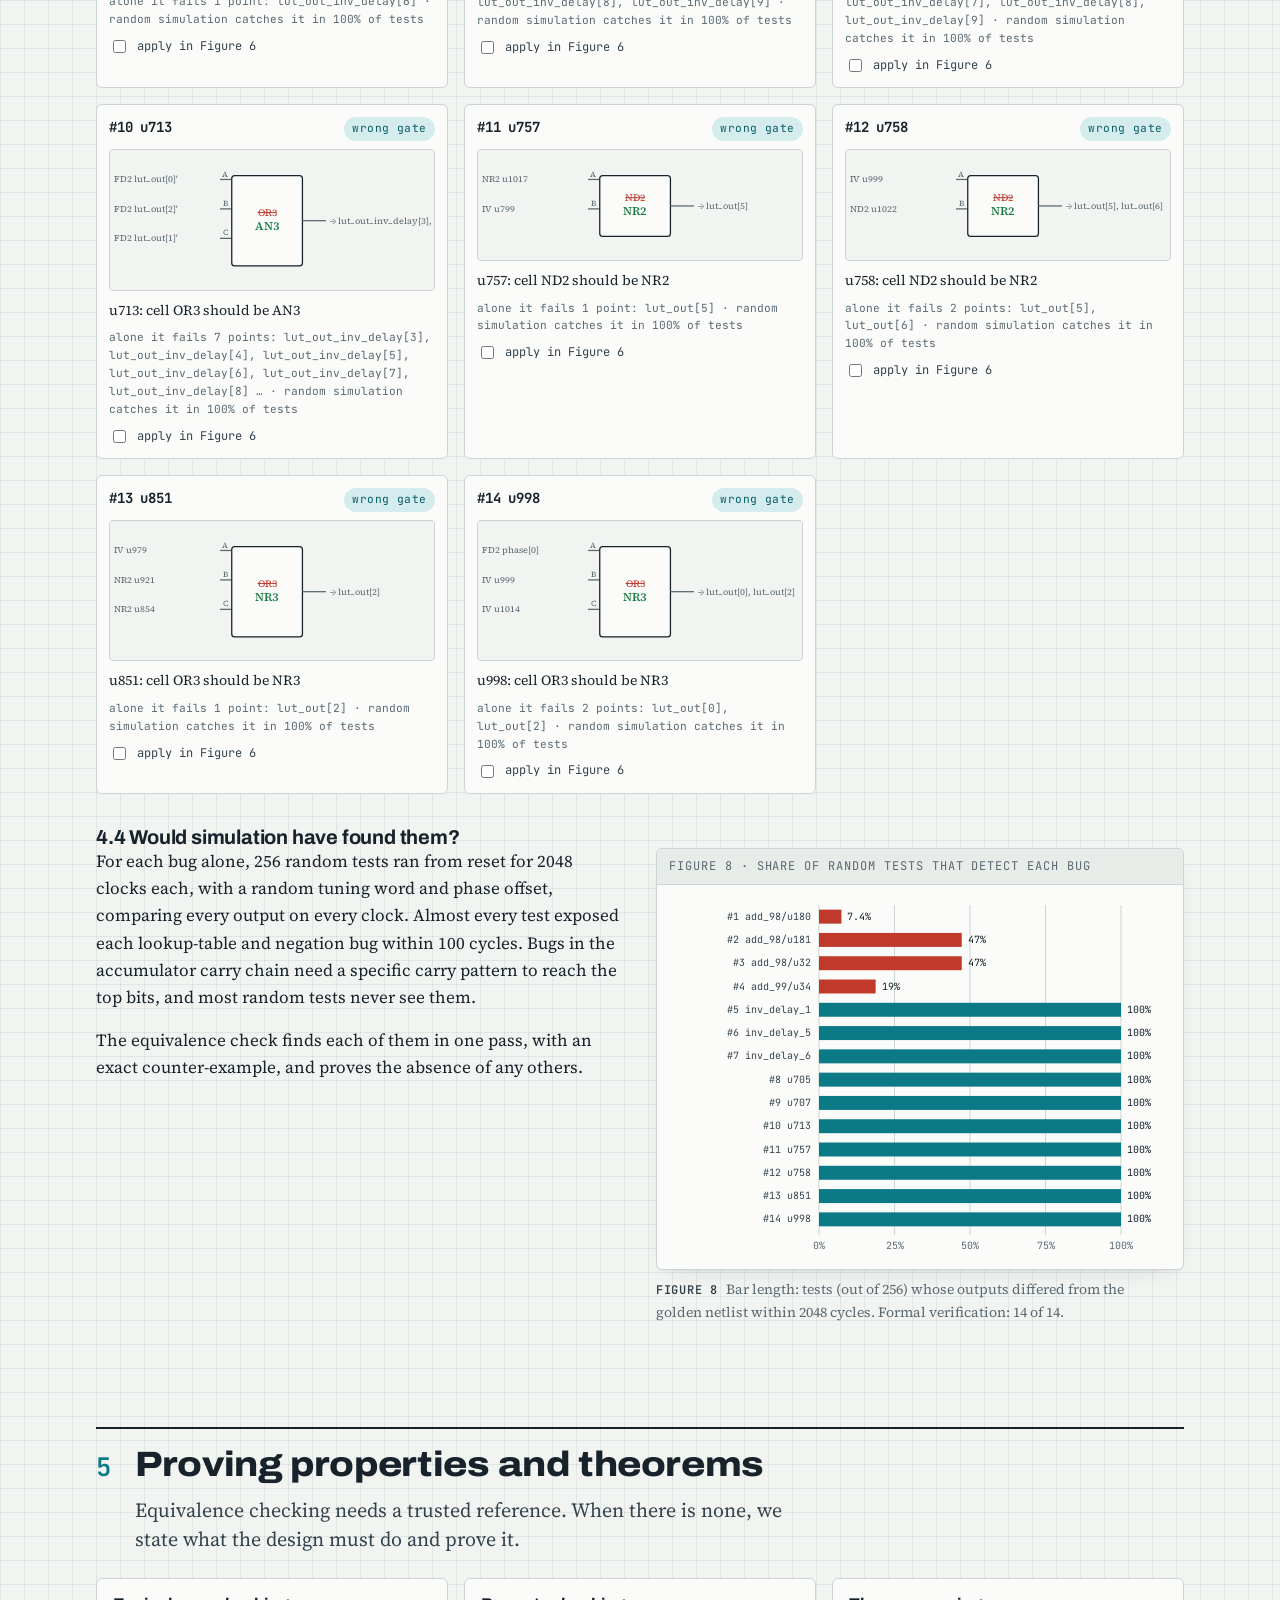
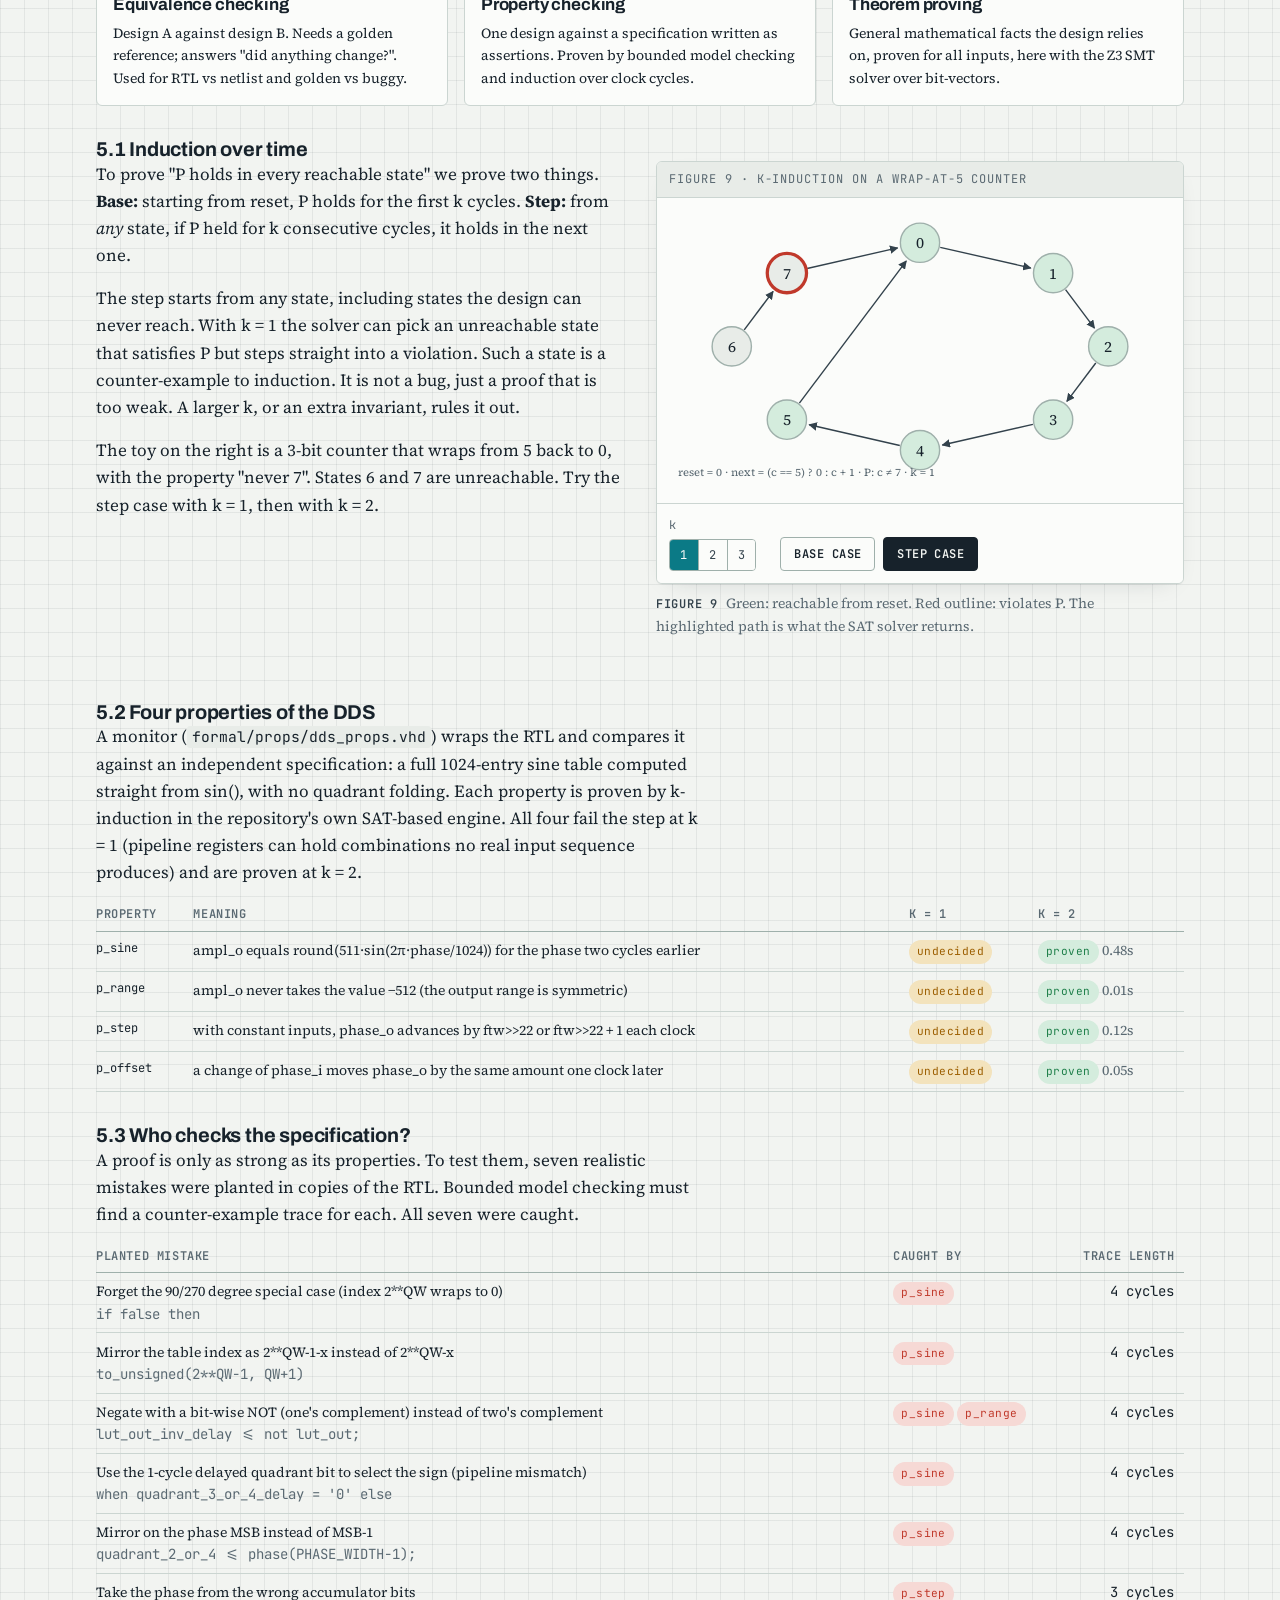
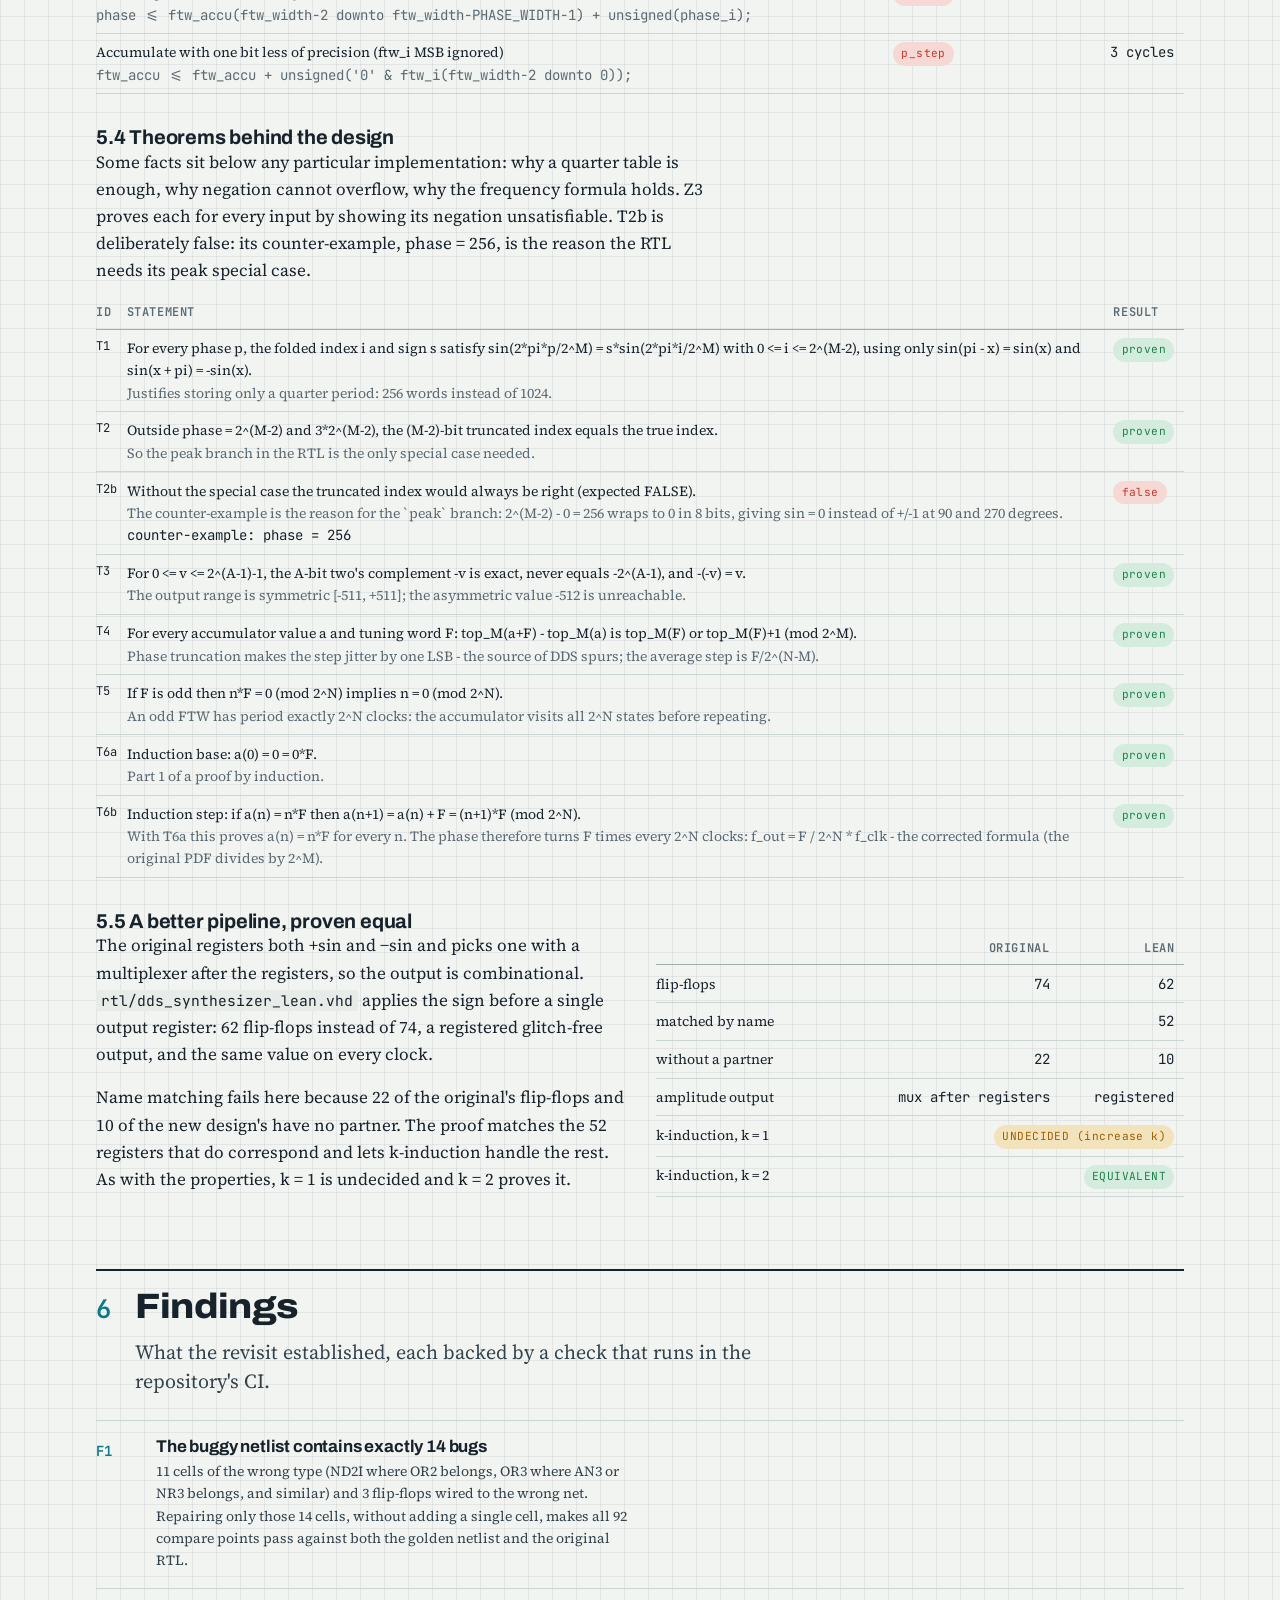
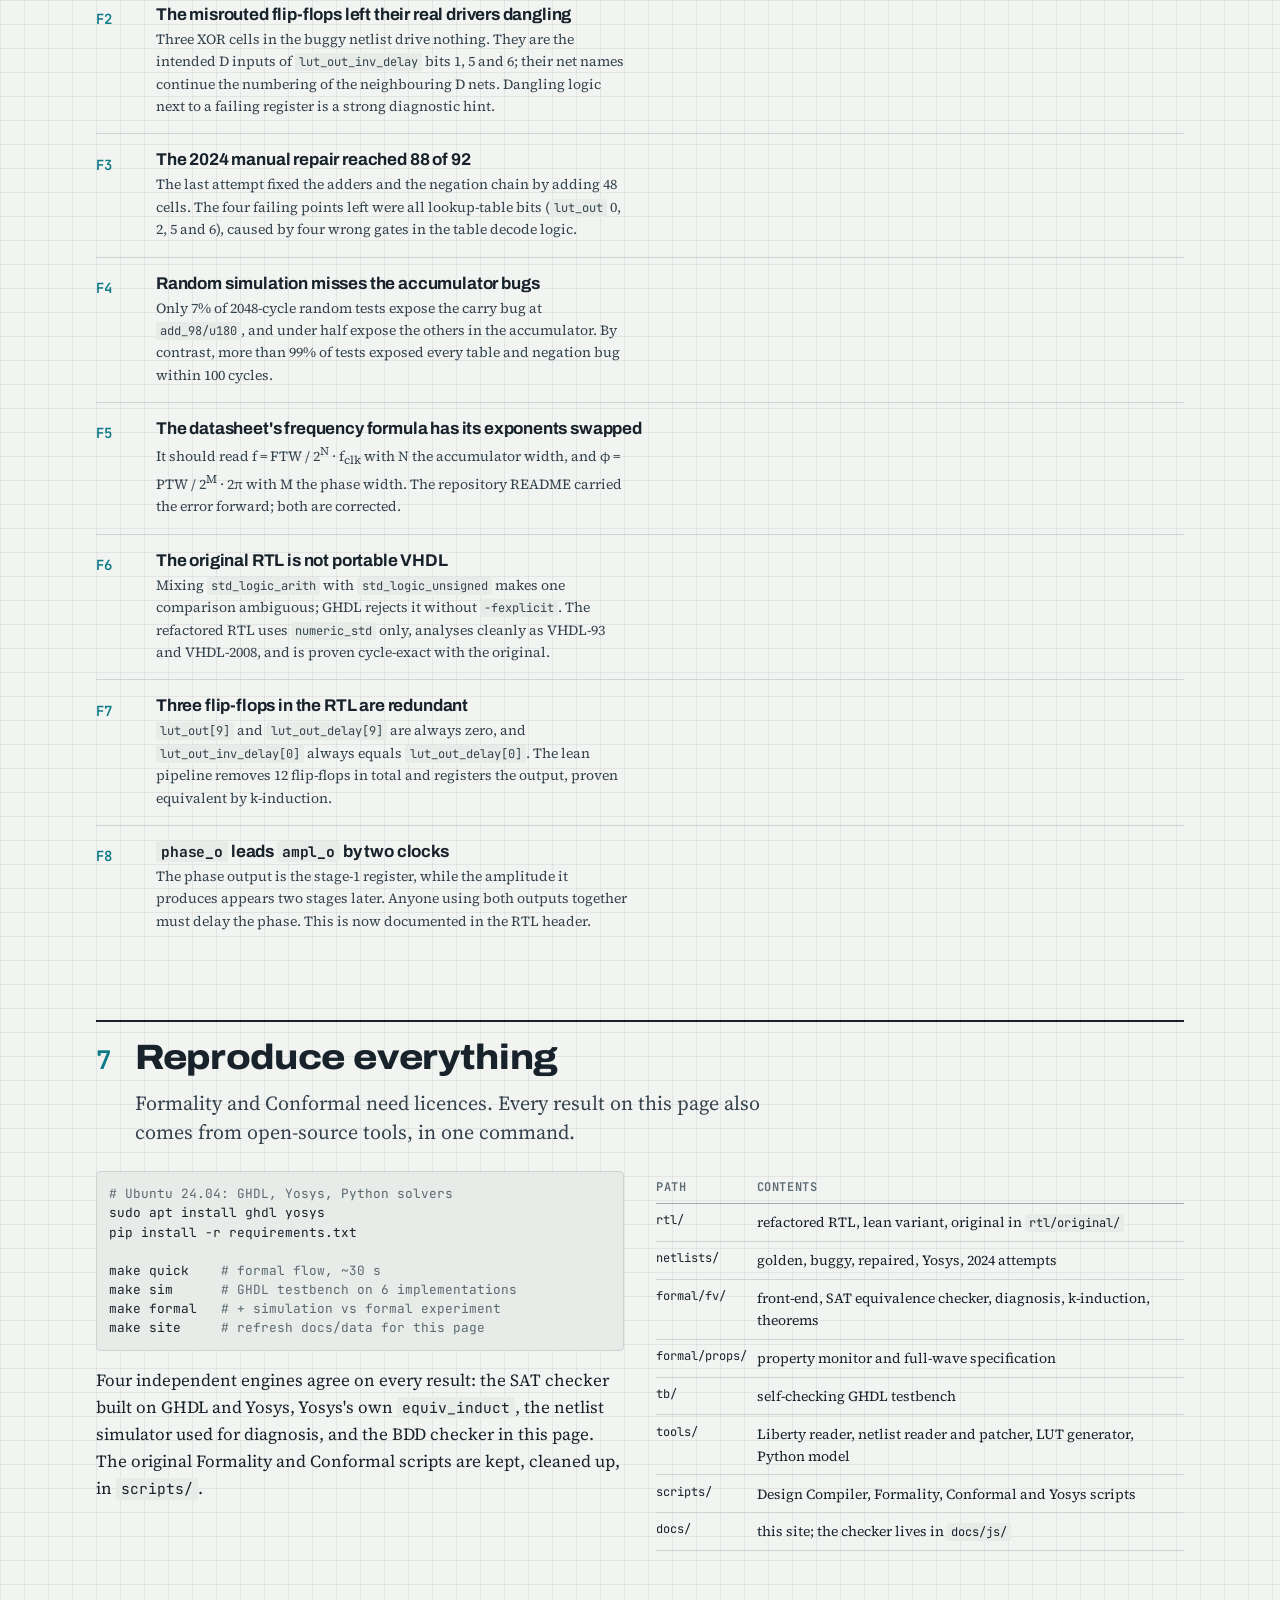
<file: docs/index.html>
<!doctype html>
<html lang="en">
<head>
<meta charset="utf-8">
<meta name="viewport" content="width=device-width, initial-scale=1, viewport-fit=cover">
<title>DDS Formal Verification</title>
<meta name="description" content="An interactive walk-through of the formal verification of a direct digital synthesizer: equivalence checking, automatic bug diagnosis, k-induction and theorem proving - with a real equivalence checker running in your browser.">
<link rel="icon" href="data:image/svg+xml,%3Csvg xmlns=%27http://www.w3.org/2000/svg%27 viewBox=%270 0 32 32%27%3E%3Crect width=%2732%27 height=%2732%27 rx=%276%27 fill=%27%230b7a86%27/%3E%3Cpath d=%27M4 16 Q10 2 16 16 T28 16%27 stroke=%27%23fff%27 stroke-width=%273%27 fill=%27none%27/%3E%3C/svg%3E">
<link rel="preconnect" href="https://fonts.googleapis.com">
<link rel="preconnect" href="https://fonts.gstatic.com" crossorigin>
<link rel="stylesheet" href="https://fonts.googleapis.com/css2?family=Archivo:wdth,wght@62..125,500..800&family=JetBrains+Mono:wght@400;600&family=Source+Serif+4:ital,opsz,wght@0,8..60,400;0,8..60,600;1,8..60,400&display=swap">
<link rel="stylesheet" href="css/site.css">
</head>
<body>
<a class="skip" href="#main">Skip to content</a>

<header class="topbar">
  <div class="topbar-in">
    <a class="brand" href="#top">DDS<span>/</span>formal</a>
    <nav class="toc" aria-label="Sections">
      <a href="#design"><b>1</b>The DDS</a>
      <a href="#synthesis"><b>2</b>RTL to gates</a>
      <a href="#equivalence"><b>3</b>Equivalence</a>
      <a href="#bugs"><b>4</b>Bug hunt</a>
      <a href="#proofs"><b>5</b>Proofs</a>
      <a href="#findings"><b>6</b>Findings</a>
      <a href="#reproduce"><b>7</b>Reproduce</a>
    </nav>
    <button class="theme-btn" id="themeBtn" type="button" aria-label="Switch colour theme">theme</button>
  </div>
</header>

<main id="main">

<!-- ================================================================ HERO -->
<section class="hero" id="top">
  <div>
    <div class="kicker label">COEN 6551 · formal hardware verification · revisited 2026</div>
    <h1>42 failing compare points. 14 bugs. <em>One proof.</em></h1>
    <p class="lede">A direct digital synthesizer was synthesized to gates, and then someone broke the netlist on purpose. This site walks through how formal verification finds every one of those bugs, and it runs a real equivalence checker in your browser while you read.</p>
    <div class="stats" aria-label="Key results">
      <div><b class="num">92</b><span>compare points: 20 outputs + 72 flip-flops</span></div>
      <div><b class="num">42</b><span>failing in the buggy netlist</span></div>
      <div><b class="num">14</b><span>bugs located and repaired automatically</span></div>
      <div><b class="num" id="heroMs">&lt; 0.1 s</b><span>to re-prove all 92 points in this page</span></div>
    </div>
  </div>
  <div class="instrument" aria-label="Live demonstration">
    <div class="instrument-head">
      <span class="label"><span class="led" id="heroLed"></span><span id="heroTitle">golden vs buggy netlist</span></span>
      <span class="label num" id="heroCount">50 / 92 pass</span>
    </div>
    <div class="instrument-body">
      <canvas id="heroScope" height="150" aria-label="DDS output waveform"></canvas>
      <div style="margin-top:12px" class="cp-grid" id="heroGrid" role="img" aria-label="92 compare points"></div>
      <div class="cp-legend"><span><i style="background:var(--pass)"></i>equivalent</span><span><i style="background:var(--fail)"></i>not equivalent</span><span>square = flip-flop · round = output bit</span></div>
    </div>
    <div class="controls">
      <button class="btn" id="heroRepair" type="button">Apply the 14 fixes</button>
      <button class="btn ghost" id="heroReset" type="button">Back to buggy</button>
      <span class="small muted" id="heroNote">The grid is computed live with BDDs on the real netlists.</span>
    </div>
  </div>
</section>

<!-- ================================================================ 1 DESIGN -->
<section class="chapter" id="design">
  <div class="chapter-head">
    <span class="chapter-no">1</span>
    <h2>The design under test</h2>
    <p>A DDS turns a number into a sine wave. Every clock it adds a frequency tuning word to a phase accumulator and looks the phase up in a sine table. Play with it before we try to break it.</p>
  </div>

  <div class="cols">
    <div class="prose">
      <p>The core is Martin Kumm's open-source <code>dds_synthesizer</code> (2009): a 32-bit phase accumulator, a 10-bit phase, and a 10-bit signed amplitude. Only a quarter of the sine period is stored (256 words). The two phase MSBs select the quadrant: bit 8 mirrors the table index, bit 9 negates the result.</p>
      <p>The output frequency is</p>
      <p class="mono" style="font-size:1.05rem">f<sub>out</sub> = FTW / 2<sup>N</sup> · f<sub>clk</sub>, &nbsp; N = 32</p>
      <p>At 100&nbsp;MHz the frequency resolution is 100&nbsp;MHz / 2<sup>32</sup> ≈ 0.023&nbsp;Hz. The original datasheet writes 2<sup>M</sup> (the phase width) in this formula and 2<sup>N</sup> in the phase formula; the two exponents are swapped. Theorem T6 below proves the corrected version.</p>
      <p>Four register stages sit between the inputs and <code>ampl_o</code>. A new phase offset reaches <code>phase_o</code> after one clock and <code>ampl_o</code> after three; a new tuning word takes one clock longer because it passes through the accumulator first. Step the pipeline and watch the values move.</p>
    </div>
    <figure class="fig" style="margin-top:0">
      <div class="instrument">
        <div class="instrument-head"><span class="label">Figure 1 · pipeline registers</span><span class="label num" id="cycleLbl">cycle 0</span></div>
        <div class="instrument-body scroll-x">
          <table class="data regs" id="regTable"></table>
        </div>
      </div>
      <figcaption><b>Figure 1</b> Register values of the cycle-accurate model. Names match <code>rtl/dds_synthesizer.vhd</code>; the model is checked against the GHDL simulation sample by sample.</figcaption>
    </figure>
  </div>

  <figure class="fig wide">
    <div class="instrument">
      <div class="instrument-head"><span class="label">Figure 2 · phase wheel, quarter-wave table and output</span><span class="label num" id="freqLbl"></span></div>
      <div class="instrument-body">
        <div class="split">
          <div><canvas id="scope" height="260" aria-label="Output waveform"></canvas></div>
          <div><canvas id="wheel" height="260" aria-label="Phase wheel and quarter-wave lookup table"></canvas></div>
        </div>
      </div>
      <div class="controls">
        <div class="ctl"><label for="fSlider">output frequency</label><input type="range" id="fSlider" min="0" max="1000" value="330"><output id="fOut" class="val"></output></div>
        <div class="ctl"><label for="ftwHex">FTW (hex, 32 bit)</label><input type="text" id="ftwHex" size="10" value="028F5C29" spellcheck="false"></div>
        <div class="ctl"><label for="phSlider">phase offset phase_i</label><input type="range" id="phSlider" min="0" max="1023" value="0"><output id="phOut" class="val">0</output></div>
        <div class="btn-row">
          <button class="btn" id="runBtn" type="button">Run</button>
          <button class="btn ghost" id="stepBtn" type="button">Step 1 clock</button>
          <button class="btn ghost" id="rstBtn" type="button">Reset</button>
        </div>
      </div>
    </div>
    <figcaption><b>Figure 2</b> Left: <code>ampl_o</code> (staircase) against the ideal sine. Right: the phase as a pointer, its quadrant, and which of the 256 stored words is read. In quadrants 2 and 4 the index runs backwards (2<sup>8</sup> − low); at exactly 90° and 270° that index would be 256, which does not fit in 8 bits, so the RTL has a special "peak" case.</figcaption>
  </figure>

  <figure class="fig wide">
    <div class="instrument">
      <div class="instrument-head"><span class="label">Figure 3 · spectrum of 4096 output samples</span><span class="label num" id="sfdrLbl"></span></div>
      <div class="instrument-body"><canvas id="spec" height="220" aria-label="Output spectrum"></canvas></div>
      <div class="controls">
        <div class="ctl"><label for="mSel">phase width M (hardware: 10)</label>
          <div class="seg" id="mSel" role="group" aria-label="Phase width"><button type="button">8</button><button type="button" class="on">10</button><button type="button">12</button><button type="button">14</button></div></div>
        <div class="ctl"><label for="aSel">amplitude width A (hardware: 10)</label>
          <div class="seg" id="aSel" role="group" aria-label="Amplitude width"><button type="button">6</button><button type="button">8</button><button type="button" class="on">10</button><button type="button">14</button></div></div>
        <span class="small muted" style="max-width:40ch">Phase truncation puts spurs about 6&nbsp;dB × M below the carrier. Change M and watch the largest spur move.</span>
      </div>
    </div>
    <figcaption><b>Figure 3</b> Blackman-Harris windowed FFT of the model output. SFDR is the distance from the carrier to the largest spur. Only 10 × 10 exists in silicon; the other settings run the same model with a regenerated table.</figcaption>
  </figure>
</section>

<!-- ================================================================ 2 SYNTHESIS -->
<section class="chapter" id="synthesis">
  <div class="chapter-head">
    <span class="chapter-no">2</span>
    <h2>From RTL to gates</h2>
    <p>Synthesis rewrites 110 lines of VHDL into about 620 standard cells. Nobody can review that by eye, which is why the rest of this page exists.</p>
  </div>
  <div class="cols">
    <div class="prose">
      <p>In 2024 the RTL was synthesized with Synopsys Design Compiler (<code>compile -exact_map</code>) onto <code>class.lib</code>, a teaching library with 109 cells such as <code>ND2</code> (2-input NAND), <code>AO2</code> (AND-OR-invert) and <code>FD2</code> (D flip-flop with asynchronous clear). The result is the <strong>golden netlist</strong>.</p>
      <p>The course then handed out a second netlist of the same design, synthesized differently and with bugs planted in it. That <strong>buggy netlist</strong> is what we have to debug.</p>
      <p>The repository now also synthesizes the refactored RTL with open-source Yosys + ABC onto the same library, and proves that result equivalent too.</p>
    </div>
    <div class="scroll-x">
      <table class="data" id="synthTable"></table>
      <p class="small muted" style="margin-top:8px">Area in class.lib units. Flip-flop counts differ because synthesis removes registers that can never change.</p>
    </div>
  </div>

  <h3>What synthesis removed, and why that is fine</h3>
  <div class="prose">
    <p>The RTL has 74 flip-flops; Design Compiler kept 72. Every sine value is non-negative, so bit 9 of <code>lut_out</code> is always 0, and so is its delayed copy. An equivalence checker has to recognise such <em>constant registers</em> rather than report them as unmatched. Yosys went one step further: bit 0 of −x always equals bit 0 of x, so it merged <code>lut_out_inv_delay[0]</code> into <code>lut_out_delay[0]</code>. The checker in this repository matches such registers by function instead of name, the same signature analysis Formality performs.</p>
  </div>

  <h3>The refactored RTL</h3>
  <div class="cols">
    <div class="prose">
      <p>The original code mixes the non-standard <code>std_logic_arith</code> and <code>std_logic_unsigned</code> packages. That makes the comparison <code>phase(7 downto 0) = conv_std_logic_vector(0, 8)</code> ambiguous: a strict VHDL analyser (GHDL) rejects the file unless told to relax the rules.</p>
      <p>The new <code>rtl/dds_synthesizer.vhd</code> uses only <code>numeric_std</code>, keeps every register name, documents each pipeline stage, and checks its generics. Because a refactor is exactly where silent mistakes hide, it is proven cycle-exact with the original: 94 of 94 compare points, including the two constant bits.</p>
    </div>
    <pre class="code" aria-label="Refactoring diff"><span class="c">-- original: ambiguous without -fexplicit</span>
<span class="del">use IEEE.STD_LOGIC_arith.all;</span>
<span class="del">use IEEE.STD_LOGIC_unsigned.all;</span>
<span class="del">if quadrant_2_or_4 = '1' and phase(PHASE_WIDTH-3 downto 0)</span>
<span class="del">   = conv_std_logic_vector(0, PHASE_WIDTH-2) then</span>
<span class="c">-- refactored: numeric_std, named intent</span>
<span class="add">use ieee.numeric_std.all;</span>
<span class="add">peak &lt;= quadrant_2_or_4 = '1' and phase(QW-1 downto 0) = 0;</span>
<span class="add">...</span>
<span class="add">if peak then</span>
<span class="add">  lut_out &lt;= to_signed(2**(AMPL_WIDTH-1) - 1, AMPL_WIDTH);</span></pre>
  </div>
</section>

<!-- ================================================================ 3 EQUIVALENCE -->
<section class="chapter" id="equivalence">
  <div class="chapter-head">
    <span class="chapter-no">3</span>
    <h2>Equivalence checking</h2>
    <p>Simulation asks "does it work for the inputs I tried?". Equivalence checking asks "is there any input at all on which these two circuits differ?", and answers with a proof or a counter-example.</p>
  </div>

  <h3>3.1 The miter</h3>
  <div class="cols">
    <div class="prose">
      <p>Connect both circuits to the same inputs and XOR their outputs. The circuits are equivalent exactly when that XOR can never be 1. On the right are two real ways to build the carry of a full adder: the textbook sum of products, and the single <code>AO5</code> cell plus inverter that the buggy netlist uses in its accumulator.</p>
      <p>Three inputs means 8 cases, so we could simply try them all. For a 32-bit adder that would be 2<sup>64</sup> cases. Formal tools instead build a canonical representation, a <strong>binary decision diagram</strong>, or ask a <strong>SAT solver</strong> whether the XOR can be 1.</p>
      <p>A BDD is canonical for a fixed variable order: two circuits compute the same function exactly when they produce the same diagram. Both carry circuits below collapse to the same diagram.</p>
    </div>
    <figure class="fig" style="margin-top:0">
      <div class="instrument">
        <div class="instrument-head"><span class="label">Figure 4 · miter of two carry circuits</span><span class="label" id="miterOut"></span></div>
        <div class="instrument-body scroll-x"><svg id="miterSvg" style="min-width:520px" viewBox="0 0 600 252" role="img" aria-label="Two carry circuits joined by an XOR"></svg></div>
        <div class="controls">
          <div class="btn-row" id="miterIns"></div>
          <button class="btn ghost" id="miterSweep" type="button">Try all 8 inputs</button>
          <button class="btn ghost" id="miterBreak" type="button">Plant a bug</button>
        </div>
      </div>
      <figcaption><b>Figure 4</b> Toggle a, b and c. "Plant a bug" swaps the first AND in circuit A for an OR, the same kind of cell swap found in the real netlist. The BDDs then differ and the sweep finds the failing inputs.</figcaption>
    </figure>
  </div>
  <figure class="fig">
    <div class="instrument">
      <div class="instrument-head"><span class="label">Figure 5 · BDDs of both circuits (order a, b, c)</span><span class="label" id="bddVerdict"></span></div>
      <div class="instrument-body"><svg id="bddSvg" viewBox="0 0 640 230" role="img" aria-label="Binary decision diagrams"></svg></div>
    </div>
    <figcaption><b>Figure 5</b> Solid edge = variable is 1, dashed = 0. Identical diagrams mean identical functions. A planted bug changes one diagram.</figcaption>
  </figure>

  <h3>3.2 Cutting a sequential design into compare points</h3>
  <div class="prose">
    <p>The DDS has memory, so comparing only outputs would require reasoning over every possible input sequence. Equivalence checkers avoid this by <strong>matching registers</strong>: when two flip-flops correspond (same name after synthesis, or same function), their outputs are treated as the same free variable. What remains is one combinational question per register input and per output bit. These are the <strong>compare points</strong>: 20 output bits plus 72 flip-flops gives the 92 you see in the Formality report.</p>
    <p>If every compare point passes and the registers start in the same reset state, the designs agree on every clock cycle forever. That follows by induction on time: equal state and equal inputs give equal next state and equal outputs.</p>
  </div>

  <h3>3.3 Run it yourself</h3>
  <div class="prose"><p>This is the real check, on the real netlists, computed in your browser. Pick an implementation, run it, and click any square for the counter-example. The 14 fixes from section 4 can be switched on one at a time to watch the failures disappear.</p></div>
  <figure class="fig wide">
    <div class="instrument">
      <div class="instrument-head">
        <span class="label"><span class="led" id="wbLed"></span>reference: golden netlist (Design Compiler, 621 cells)</span>
        <span class="label num" id="wbStat"></span>
      </div>
      <div class="controls" style="border-top:0;border-bottom:1px solid var(--rule)">
        <div class="ctl"><label>implementation</label>
          <div class="seg" id="implSel" role="group" aria-label="Implementation">
            <button type="button" data-impl="buggy" class="on">buggy hand-out</button>
            <button type="button" data-impl="manual">2024 manual repair</button>
            <button type="button" data-impl="fixed">auto-repaired</button>
          </div>
        </div>
        <div class="ctl"><label>fixes applied to the buggy netlist</label><span class="val" id="fixCount">0 of 14</span></div>
        <div class="btn-row"><button class="btn ghost" id="allFixes" type="button">Apply all</button><button class="btn ghost" id="noFixes" type="button">Clear</button></div>
      </div>
      <div class="instrument-body">
        <div class="split">
          <div>
            <div class="cp-grid" id="wbGrid" style="grid-template-columns:repeat(23,minmax(0,1fr))"></div>
            <div class="cp-legend" id="wbLegend"></div>
            <table class="data" style="margin-top:12px" id="wbTable"></table>
          </div>
          <div>
            <div class="label" style="margin-bottom:6px">compare point detail</div>
            <div class="detail" id="wbDetail">Click a square.</div>
          </div>
        </div>
      </div>
    </div>
    <figcaption><b>Figure 6</b> Formality-style result: passing and failing compare points by type. Each square is one BDD comparison. Counter-examples show the register and input values (as hex words) for which reference and implementation disagree.</figcaption>
  </figure>
</section>

<!-- ================================================================ 4 BUGS -->
<section class="chapter" id="bugs">
  <div class="chapter-head">
    <span class="chapter-no">4</span>
    <h2>Hunting the bugs</h2>
    <p>A failing compare point says where a difference is observed, not where the bug is. One wrong gate low in the accumulator carry chain fails 23 flip-flops at once.</p>
  </div>

  <h3>4.1 How it went in 2024</h3>
  <div class="cols">
    <div class="prose">
      <p>The original project debugged by hand in the Formality and Conformal schematic viewers: open a failing point, compare the reference and implementation cones side by side, trace back to the first gate that differs, patch the VHDL, re-run. The root-cause analysis diagram on the right shows the reasoning, from failing flip-flops back to their common parents.</p>
      <p>Five repair attempts survive in the repository. They fixed the adders and the negation chain but never the lookup table, and each patch added cells:</p>
      <div class="scroll-x"><table class="data" id="manualTable"></table></div>
    </div>
    <div class="gallery" style="grid-template-columns:1fr">
      <figure><img class="shot" src="img/root_cause_analysis_2024.png" alt="2024 root cause analysis diagram tracing failing registers back to parent modules"><figcaption><b>2024</b> Root-cause analysis by hand.</figcaption></figure>
    </div>
  </div>
  <div class="gallery" style="margin-top:16px">
    <figure><img class="shot" src="img/formality_buggy_check.jpg" alt="Synopsys Formality: verification failed, 50 passing and 42 failing compare points"><figcaption><b>2024</b> Formality: 50 passing, 42 failing (all DFF).</figcaption></figure>
    <figure><img class="shot" src="img/conformal_buggy_check.jpg" alt="Cadence Conformal mapping manager with the same 42 non-equivalent points"><figcaption><b>2024</b> Conformal agrees: 50 equivalent, 42 non-equivalent.</figcaption></figure>
    <figure><img class="shot" src="img/formality_schematic_phase_reg_3.jpg" alt="Formality schematic comparing reference and implementation cones of phase_reg_3"><figcaption><b>2024</b> Side-by-side cones of <code>phase_reg_3</code>.</figcaption></figure>
    <figure><img class="shot" src="img/conformal_prove_inverted.jpg" alt="Conformal prove dialog reporting two nets inverted-equivalent"><figcaption><b>2024</b> Conformal's <code>prove</code>: two internal nets are inverted-equivalent.</figcaption></figure>
  </div>

  <h3>4.2 Automatic diagnosis</h3>
  <div class="cols">
    <div class="prose">
      <p>The new flow (<code>formal/fv/diagnose.py</code>) automates that hunt with a classic design-error model:</p>
      <ol>
        <li><strong>Simulate</strong> both netlists on 2048 random states at once, one bit per test.</li>
        <li><strong>Localise</strong>: flip each gate's output; a gate that corrects failing vectors is a suspect.</li>
        <li><strong>Correct</strong>: try the likely mistakes at each suspect: wrong cell type, swapped pins, missing or extra inverter, flip-flop wired to the wrong net. Keep a change only if it repairs a compare point and breaks nothing.</li>
        <li><strong>Escalate</strong> for interacting bugs: rewire to a dangling driver plus a gate fix, or a two-gate search that may undo an earlier guess.</li>
        <li><strong>Prove</strong> the patched netlist with SAT. Nothing is accepted on simulation alone.</li>
      </ol>
      <p>The whole run takes about five seconds. The chart shows the failing (point, vector) pairs after each step, taken from the actual log.</p>
    </div>
    <figure class="fig" style="margin-top:0">
      <div class="instrument">
        <div class="instrument-head"><span class="label">Figure 7 · diagnosis replay</span><span class="label" id="replayLbl"></span></div>
        <div class="instrument-body"><canvas id="replay" height="260" aria-label="Failing pairs per diagnosis step"></canvas></div>
      </div>
      <figcaption><b>Figure 7</b> Each point is one accepted correction. The back-track near the end undoes an earlier guess (removing an "extra inverter") in favour of two gate fixes that together explain two failing LUT bits.</figcaption>
    </figure>
  </div>

  <h3>4.3 The fourteen bugs</h3>
  <div class="prose"><p>Eleven cells have the wrong type and three flip-flops are wired to the wrong net. For those three the correct drivers were still in the netlist, connected to nothing. Their Design Compiler names, <code>N371</code>, <code>N375</code> and <code>N376</code>, sit in the same sequence as the D-input nets of their neighbouring flip-flops (<code>N372</code>, <code>N374</code>, <code>N377</code>). Tick a card to apply its fix in Figure 6.</p></div>
  <div class="bug-list" id="bugList" style="margin-top:16px"></div>

  <h3>4.4 Would simulation have found them?</h3>
  <div class="cols">
    <div class="prose">
      <p>For each bug alone, 256 random tests ran from reset for 2048 clocks each, with a random tuning word and phase offset, comparing every output on every clock. Almost every test exposed each lookup-table and negation bug within 100 cycles. Bugs in the accumulator carry chain need a specific carry pattern to reach the top bits, and most random tests never see them.</p>
      <p>The equivalence check finds each of them in one pass, with an exact counter-example, and proves the absence of any others.</p>
    </div>
    <figure class="fig" style="margin-top:0">
      <div class="instrument">
        <div class="instrument-head"><span class="label">Figure 8 · share of random tests that detect each bug</span></div>
        <div class="instrument-body"><canvas id="svf" height="360" aria-label="Detection rate per bug"></canvas></div>
      </div>
      <figcaption><b>Figure 8</b> Bar length: tests (out of 256) whose outputs differed from the golden netlist within 2048 cycles. Formal verification: 14 of 14.</figcaption>
    </figure>
  </div>
</section>

<!-- ================================================================ 5 PROOFS -->
<section class="chapter" id="proofs">
  <div class="chapter-head">
    <span class="chapter-no">5</span>
    <h2>Proving properties and theorems</h2>
    <p>Equivalence checking needs a trusted reference. When there is none, we state what the design must do and prove it.</p>
  </div>

  <div class="three">
    <div class="card"><h4>Equivalence checking</h4><p>Design A against design B. Needs a golden reference; answers "did anything change?". Used for RTL vs netlist and golden vs buggy.</p></div>
    <div class="card"><h4>Property checking</h4><p>One design against a specification written as assertions. Proven by bounded model checking and induction over clock cycles.</p></div>
    <div class="card"><h4>Theorem proving</h4><p>General mathematical facts the design relies on, proven for all inputs, here with the Z3 SMT solver over bit-vectors.</p></div>
  </div>

  <h3>5.1 Induction over time</h3>
  <div class="cols">
    <div class="prose">
      <p>To prove "P holds in every reachable state" we prove two things. <strong>Base:</strong> starting from reset, P holds for the first k cycles. <strong>Step:</strong> from <em>any</em> state, if P held for k consecutive cycles, it holds in the next one.</p>
      <p>The step starts from any state, including states the design can never reach. With k = 1 the solver can pick an unreachable state that satisfies P but steps straight into a violation. Such a state is a counter-example to induction. It is not a bug, just a proof that is too weak. A larger k, or an extra invariant, rules it out.</p>
      <p>The toy on the right is a 3-bit counter that wraps from 5 back to 0, with the property "never 7". States 6 and 7 are unreachable. Try the step case with k = 1, then with k = 2.</p>
    </div>
    <figure class="fig" style="margin-top:0">
      <div class="instrument">
        <div class="instrument-head"><span class="label">Figure 9 · k-induction on a wrap-at-5 counter</span><span class="label" id="kiVerdict"></span></div>
        <div class="instrument-body"><svg id="kiSvg" viewBox="0 0 460 250" role="img" aria-label="State graph of a counter"></svg></div>
        <div class="controls">
          <div class="ctl"><label>k</label><div class="seg" id="kSel" role="group" aria-label="k"><button type="button" class="on">1</button><button type="button">2</button><button type="button">3</button></div></div>
          <div class="btn-row"><button class="btn ghost" id="kiBase" type="button">Base case</button><button class="btn" id="kiStep" type="button">Step case</button></div>
        </div>
      </div>
      <figcaption><b>Figure 9</b> Green: reachable from reset. Red outline: violates P. The highlighted path is what the SAT solver returns.</figcaption>
    </figure>
  </div>

  <h3>5.2 Four properties of the DDS</h3>
  <div class="prose">
    <p>A monitor (<code>formal/props/dds_props.vhd</code>) wraps the RTL and compares it against an independent specification: a full 1024-entry sine table computed straight from sin(), with no quadrant folding. Each property is proven by k-induction in the repository's own SAT-based engine. All four fail the step at k = 1 (pipeline registers can hold combinations no real input sequence produces) and are proven at k = 2.</p>
  </div>
  <div class="scroll-x" style="margin-top:12px"><table class="data" id="propTable"></table></div>

  <h3>5.3 Who checks the specification?</h3>
  <div class="prose"><p>A proof is only as strong as its properties. To test them, seven realistic mistakes were planted in copies of the RTL. Bounded model checking must find a counter-example trace for each. All seven were caught.</p></div>
  <div class="scroll-x" style="margin-top:12px"><table class="data" id="mutTable"></table></div>

  <h3>5.4 Theorems behind the design</h3>
  <div class="prose"><p>Some facts sit below any particular implementation: why a quarter table is enough, why negation cannot overflow, why the frequency formula holds. Z3 proves each for every input by showing its negation unsatisfiable. T2b is deliberately false: its counter-example, phase = 256, is the reason the RTL needs its peak special case.</p></div>
  <div class="scroll-x" style="margin-top:12px"><table class="data" id="thmTable"></table></div>

  <h3>5.5 A better pipeline, proven equal</h3>
  <div class="cols">
    <div class="prose">
      <p>The original registers both +sin and −sin and picks one with a multiplexer after the registers, so the output is combinational. <code>rtl/dds_synthesizer_lean.vhd</code> applies the sign before a single output register: 62 flip-flops instead of 74, a registered glitch-free output, and the same value on every clock.</p>
      <p>Name matching fails here because 22 of the original's flip-flops and 10 of the new design's have no partner. The proof matches the 52 registers that do correspond and lets k-induction handle the rest. As with the properties, k = 1 is undecided and k = 2 proves it.</p>
    </div>
    <div class="scroll-x"><table class="data" id="leanTable"></table></div>
  </div>
</section>

<!-- ================================================================ 6 FINDINGS -->
<section class="chapter" id="findings">
  <div class="chapter-head">
    <span class="chapter-no">6</span>
    <h2>Findings</h2>
    <p>What the revisit established, each backed by a check that runs in the repository's CI.</p>
  </div>
  <ol class="findings" id="findingsList">
    <li><div><h4>The buggy netlist contains exactly 14 bugs</h4><p>11 cells of the wrong type (ND2I where OR2 belongs, OR3 where AN3 or NR3 belongs, and similar) and 3 flip-flops wired to the wrong net. Repairing only those 14 cells, without adding a single cell, makes all 92 compare points pass against both the golden netlist and the original RTL.</p></div></li>
    <li><div><h4>The misrouted flip-flops left their real drivers dangling</h4><p>Three XOR cells in the buggy netlist drive nothing. They are the intended D inputs of <code>lut_out_inv_delay</code> bits 1, 5 and 6; their net names continue the numbering of the neighbouring D nets. Dangling logic next to a failing register is a strong diagnostic hint.</p></div></li>
    <li><div><h4>The 2024 manual repair reached 88 of 92</h4><p>The last attempt fixed the adders and the negation chain by adding 48 cells. The four failing points left were all lookup-table bits (<code>lut_out</code> 0, 2, 5 and 6), caused by four wrong gates in the table decode logic.</p></div></li>
    <li><div><h4>Random simulation misses the accumulator bugs</h4><p>Only 7% of 2048-cycle random tests expose the carry bug at <code>add_98/u180</code>, and under half expose the others in the accumulator. By contrast, more than 99% of tests exposed every table and negation bug within 100 cycles.</p></div></li>
    <li><div><h4>The datasheet's frequency formula has its exponents swapped</h4><p>It should read f = FTW / 2<sup>N</sup> · f<sub>clk</sub> with N the accumulator width, and φ = PTW / 2<sup>M</sup> · 2π with M the phase width. The repository README carried the error forward; both are corrected.</p></div></li>
    <li><div><h4>The original RTL is not portable VHDL</h4><p>Mixing <code>std_logic_arith</code> with <code>std_logic_unsigned</code> makes one comparison ambiguous; GHDL rejects it without <code>-fexplicit</code>. The refactored RTL uses <code>numeric_std</code> only, analyses cleanly as VHDL-93 and VHDL-2008, and is proven cycle-exact with the original.</p></div></li>
    <li><div><h4>Three flip-flops in the RTL are redundant</h4><p><code>lut_out[9]</code> and <code>lut_out_delay[9]</code> are always zero, and <code>lut_out_inv_delay[0]</code> always equals <code>lut_out_delay[0]</code>. The lean pipeline removes 12 flip-flops in total and registers the output, proven equivalent by k-induction.</p></div></li>
    <li><div><h4><code>phase_o</code> leads <code>ampl_o</code> by two clocks</h4><p>The phase output is the stage-1 register, while the amplitude it produces appears two stages later. Anyone using both outputs together must delay the phase. This is now documented in the RTL header.</p></div></li>
  </ol>
</section>

<!-- ================================================================ 7 REPRODUCE -->
<section class="chapter" id="reproduce">
  <div class="chapter-head">
    <span class="chapter-no">7</span>
    <h2>Reproduce everything</h2>
    <p>Formality and Conformal need licences. Every result on this page also comes from open-source tools, in one command.</p>
  </div>
  <div class="cols">
    <div class="prose">
      <pre class="code"><span class="c"># Ubuntu 24.04: GHDL, Yosys, Python solvers</span>
sudo apt install ghdl yosys
pip install -r requirements.txt

make quick    <span class="c"># formal flow, ~30 s</span>
make sim      <span class="c"># GHDL testbench on 6 implementations</span>
make formal   <span class="c"># + simulation vs formal experiment</span>
make site     <span class="c"># refresh docs/data for this page</span></pre>
      <p>Four independent engines agree on every result: the SAT checker built on GHDL and Yosys, Yosys's own <code>equiv_induct</code>, the netlist simulator used for diagnosis, and the BDD checker in this page. The original Formality and Conformal scripts are kept, cleaned up, in <code>scripts/</code>.</p>
    </div>
    <div class="scroll-x">
      <table class="data">
        <thead><tr><th>path</th><th>contents</th></tr></thead>
        <tbody>
          <tr><td class="mono">rtl/</td><td>refactored RTL, lean variant, original in <code>rtl/original/</code></td></tr>
          <tr><td class="mono">netlists/</td><td>golden, buggy, repaired, Yosys, 2024 attempts</td></tr>
          <tr><td class="mono">formal/fv/</td><td>front-end, SAT equivalence checker, diagnosis, k-induction, theorems</td></tr>
          <tr><td class="mono">formal/props/</td><td>property monitor and full-wave specification</td></tr>
          <tr><td class="mono">tb/</td><td>self-checking GHDL testbench</td></tr>
          <tr><td class="mono">tools/</td><td>Liberty reader, netlist reader and patcher, LUT generator, Python model</td></tr>
          <tr><td class="mono">scripts/</td><td>Design Compiler, Formality, Conformal and Yosys scripts</td></tr>
          <tr><td class="mono">docs/</td><td>this site; the checker lives in <code>docs/js/</code></td></tr>
        </tbody>
      </table>
    </div>
  </div>
  <footer>
    <span>DDS core © 2009 Martin Kumm (GPL-3.0). Verification project by Nitish Sundarraj, Concordia University, 2024; revisited 2026.</span>
    <span><a href="https://github.com/sundarrajnitish/DDS-Synthesizer">github.com/sundarrajnitish/DDS-Synthesizer</a></span>
  </footer>
</section>

</main>

<script src="js/bdd.js"></script>
<script src="js/checker.js"></script>
<script src="js/dds.js"></script>
<script src="js/main.js"></script>
</body>
</html>
</file>
<file: docs/css/site.css>
/* DDS formal verification - site styles
   Palette: engineering paper + oscilloscope traces. Tokens first, both themes. */

:root {
  --paper: #f2f4f1;
  --surface: #fbfcfa;
  --sunk: #e8ece8;
  --ink: #17222b;
  --ink-2: #33424c;
  --muted: #5a6972;
  --rule: #cbd5d1;
  --rule-strong: #9fb0ab;
  --accent: #0b7a86;
  --accent-ink: #075c65;
  --accent-soft: #d5ecee;
  --trace: #b97800;
  --trace-soft: #f3e3bd;
  --pass: #1e7f4a;
  --pass-soft: #d4ecdd;
  --fail: #c0392b;
  --fail-soft: #f6d9d5;
  --warn: #9c5f00;
  --grid: rgba(23, 34, 43, 0.07);
  --shadow: 0 1px 0 rgba(23, 34, 43, 0.04), 0 8px 24px -16px rgba(23, 34, 43, 0.25);

  --f-display: "Archivo", "Helvetica Neue", Arial, sans-serif;
  --f-body: "Source Serif 4", "Source Serif Pro", Georgia, "Times New Roman", serif;
  --f-mono: "JetBrains Mono", ui-monospace, SFMono-Regular, Menlo, Consolas, monospace;

  --s-1: 0.25rem; --s-2: 0.5rem; --s-3: 0.75rem; --s-4: 1rem; --s-5: 1.5rem; --s-6: 2rem; --s-7: 3rem; --s-8: 4.5rem;
  --t-xs: 0.75rem; --t-sm: 0.875rem; --t-md: 1.0625rem; --t-lg: 1.25rem; --t-xl: 1.6rem; --t-2xl: 2.2rem; --t-3xl: clamp(2.2rem, 5.2vw, 3.6rem);
  --measure: 68ch;
  --wide: 1120px;
  color-scheme: light;
}

@media (prefers-color-scheme: dark) {
  :root:not([data-theme="light"]) {
    --paper: #0d1316; --surface: #131c20; --sunk: #0a0f11; --ink: #dce5e3; --ink-2: #b9c6c4; --muted: #8fa0a6;
    --rule: #26343a; --rule-strong: #3b4d54; --accent: #37c2cf; --accent-ink: #7fdbe3; --accent-soft: #123036;
    --trace: #f0b43c; --trace-soft: #3a2e12; --pass: #4cc38a; --pass-soft: #12301f; --fail: #f0675a; --fail-soft: #3b1a17;
    --warn: #f0b43c; --grid: rgba(220, 229, 227, 0.06); --shadow: 0 8px 24px -16px rgba(0, 0, 0, 0.6);
    color-scheme: dark;
  }
}
:root[data-theme="dark"] {
  --paper: #0d1316; --surface: #131c20; --sunk: #0a0f11; --ink: #dce5e3; --ink-2: #b9c6c4; --muted: #8fa0a6;
  --rule: #26343a; --rule-strong: #3b4d54; --accent: #37c2cf; --accent-ink: #7fdbe3; --accent-soft: #123036;
  --trace: #f0b43c; --trace-soft: #3a2e12; --pass: #4cc38a; --pass-soft: #12301f; --fail: #f0675a; --fail-soft: #3b1a17;
  --warn: #f0b43c; --grid: rgba(220, 229, 227, 0.06); --shadow: 0 8px 24px -16px rgba(0, 0, 0, 0.6);
  color-scheme: dark;
}

* { box-sizing: border-box; }
html { scroll-behavior: smooth; -webkit-text-size-adjust: 100%; }
@media (prefers-reduced-motion: reduce) { html { scroll-behavior: auto; } *, *::before, *::after { animation: none !important; transition: none !important; } }
body {
  margin: 0; background: var(--paper); color: var(--ink);
  font-family: var(--f-body); font-size: var(--t-md); line-height: 1.6;
  background-image: linear-gradient(var(--grid) 1px, transparent 1px), linear-gradient(90deg, var(--grid) 1px, transparent 1px);
  background-size: 24px 24px;
}
img { max-width: 100%; height: auto; }
a { color: var(--accent-ink); text-underline-offset: 2px; }
a:hover { color: var(--accent); }
:focus-visible { outline: 2px solid var(--accent); outline-offset: 2px; border-radius: 2px; }
code, kbd, pre, .mono { font-family: var(--f-mono); font-size: 0.86em; }
code { background: var(--sunk); padding: 0.08em 0.35em; border-radius: 3px; }
h1, h2, h3, h4 { font-family: var(--f-display); text-wrap: balance; line-height: 1.12; margin: 0; letter-spacing: -0.01em; }
h2 { font-size: var(--t-2xl); font-stretch: 112%; font-weight: 800; }
h3 { font-size: var(--t-lg); font-weight: 700; margin-top: var(--s-6); }
h4 { font-size: var(--t-md); font-weight: 700; }
p { margin: 0; max-width: var(--measure); }
.prose > * + * { margin-top: var(--s-4); }
.prose, .cols > *, .split > * { min-width: 0; }
.prose ul, .prose ol { max-width: var(--measure); padding-left: 1.2em; margin-block: var(--s-3); }
.prose li + li { margin-top: var(--s-1); }
.muted { color: var(--muted); }
.small { font-size: var(--t-sm); }
.num { font-variant-numeric: tabular-nums; }
.label {
  font-family: var(--f-mono); font-size: var(--t-xs); letter-spacing: 0.08em; text-transform: uppercase; color: var(--muted);
}

/* ---------- layout ---------- */
.topbar {
  position: sticky; top: env(safe-area-inset-top, 0px); z-index: 20;
  background: color-mix(in srgb, var(--paper) 88%, transparent); backdrop-filter: blur(8px);
  border-bottom: 1px solid var(--rule);
}
.topbar-in { max-width: var(--wide); margin: 0 auto; padding-inline: 16px; display: flex; align-items: center; gap: var(--s-4); height: 52px; }
.brand { font-family: var(--f-display); font-weight: 800; font-stretch: 115%; font-size: 1rem; color: var(--ink); text-decoration: none; white-space: nowrap; }
.brand span { color: var(--accent); }
.toc { display: flex; gap: var(--s-1); overflow-x: auto; scrollbar-width: none; flex: 1; }
.toc::-webkit-scrollbar { display: none; }
.toc a {
  font-family: var(--f-mono); font-size: var(--t-xs); text-decoration: none; color: var(--muted); white-space: nowrap;
  padding: 0.35rem 0.55rem; border-radius: 4px;
}
.toc a b { color: var(--accent); font-weight: 600; margin-right: 0.3em; }
.toc a:hover, .toc a.on { color: var(--ink); background: var(--sunk); }
.theme-btn {
  border: 1px solid var(--rule); background: var(--surface); color: var(--ink); border-radius: 4px; height: 30px; min-width: 30px;
  font-family: var(--f-mono); font-size: var(--t-xs); cursor: pointer; padding: 0 0.5rem;
}
.gh-link { font-family: var(--f-mono); font-size: var(--t-xs); white-space: nowrap; }

main { max-width: var(--wide); margin: 0 auto; padding-inline: 16px; padding-block: var(--s-6) var(--s-8); }
section.chapter { padding-block: var(--s-8) 0; scroll-margin-top: 64px; }
.chapter-head { display: grid; grid-template-columns: auto 1fr; gap: var(--s-2) var(--s-5); align-items: baseline; margin-bottom: var(--s-5); border-top: 2px solid var(--ink); padding-top: var(--s-4); }
.chapter-no { font-family: var(--f-mono); font-size: var(--t-xl); color: var(--accent); font-weight: 600; }
.chapter-head p { grid-column: 2; color: var(--ink-2); font-size: var(--t-lg); line-height: 1.45; }
@media (max-width: 640px) { .chapter-head { grid-template-columns: 1fr; } .chapter-head p { grid-column: 1; } }
.cols { display: grid; grid-template-columns: minmax(0, 1fr) minmax(0, 1fr); gap: var(--s-6); align-items: start; }
@media (max-width: 880px) { .cols { grid-template-columns: minmax(0, 1fr); } }

/* ---------- hero ---------- */
.hero { display: grid; grid-template-columns: minmax(0, 1.05fr) minmax(0, 1fr); gap: var(--s-7); align-items: center; padding-block: var(--s-6) var(--s-5); }
@media (max-width: 900px) { .hero { grid-template-columns: minmax(0, 1fr); gap: var(--s-5); } }
.hero h1 { font-size: var(--t-3xl); font-weight: 800; font-stretch: 118%; letter-spacing: -0.02em; line-height: 1.02; }
.hero h1 em { font-style: normal; color: var(--accent); }
.hero .lede { font-size: var(--t-lg); color: var(--ink-2); margin-top: var(--s-4); line-height: 1.5; }
.hero .kicker { margin-bottom: var(--s-3); }
.stats { display: grid; grid-template-columns: repeat(4, minmax(0, 1fr)); gap: 0; margin-top: var(--s-5); border-top: 1px solid var(--rule); border-bottom: 1px solid var(--rule); }
.stats div { padding: var(--s-3) var(--s-3) var(--s-3) 0; }
.stats div + div { border-left: 1px solid var(--rule); padding-left: var(--s-3); }
.stats b { display: block; font-family: var(--f-display); font-stretch: 112%; font-size: var(--t-xl); font-weight: 800; font-variant-numeric: tabular-nums; }
.stats span { font-size: var(--t-xs); color: var(--muted); line-height: 1.3; display: block; }
@media (max-width: 520px) { .stats { grid-template-columns: repeat(2, minmax(0, 1fr)); } .stats div:nth-child(3) { border-left: 0; padding-left: 0; } .stats div:nth-child(n+3) { border-top: 1px solid var(--rule); } }

.instrument { background: var(--surface); border: 1px solid var(--rule); border-radius: 6px; box-shadow: var(--shadow); overflow: hidden; }
.instrument-head { display: flex; justify-content: space-between; align-items: center; gap: var(--s-3); padding: var(--s-2) var(--s-3); border-bottom: 1px solid var(--rule); background: var(--sunk); }
.instrument-body { padding: var(--s-3); }
.led { display: inline-block; width: 8px; height: 8px; border-radius: 50%; background: var(--pass); margin-right: 6px; box-shadow: 0 0 0 3px var(--pass-soft); vertical-align: 1px; }
.led.bad { background: var(--fail); box-shadow: 0 0 0 3px var(--fail-soft); }

/* compare point grid */
.cp-grid { display: grid; grid-template-columns: repeat(23, minmax(0, 1fr)); gap: 3px; }
.cp { aspect-ratio: 1; border-radius: 2px; background: var(--pass); opacity: 0.85; border: 0; padding: 0; cursor: pointer; max-width: 100%; }
.cp.fail { background: var(--fail); opacity: 1; }
.cp.pending { background: var(--rule); }
.cp.port { border-radius: 50%; }
.cp.sel { outline: 2px solid var(--ink); outline-offset: 1px; }
.cp-legend { display: flex; flex-wrap: wrap; gap: var(--s-4); margin-top: var(--s-2); font-size: var(--t-xs); color: var(--muted); font-family: var(--f-mono); }
.cp-legend i { display: inline-block; width: 10px; height: 10px; border-radius: 2px; margin-right: 5px; vertical-align: -1px; }

/* figures */
figure.fig { margin: var(--s-6) 0; }
figure.fig.wide { margin-inline: 0; }
figcaption { margin-top: var(--s-2); font-size: var(--t-sm); color: var(--muted); max-width: var(--measure); }
figcaption b { font-family: var(--f-mono); font-weight: 600; color: var(--ink-2); font-size: var(--t-xs); letter-spacing: 0.06em; text-transform: uppercase; margin-right: 0.4em; }
canvas { display: block; width: 100%; max-width: 100%; }
svg { max-width: 100%; }
.scroll-x { overflow-x: auto; }

/* controls */
.controls { display: flex; flex-wrap: wrap; gap: var(--s-3) var(--s-5); align-items: end; padding: var(--s-3); border-top: 1px solid var(--rule); background: var(--surface); }
.ctl { display: flex; flex-direction: column; gap: 4px; min-width: 0; }
.ctl label { font-family: var(--f-mono); font-size: var(--t-xs); color: var(--muted); letter-spacing: 0.04em; }
.ctl output, .ctl .val { font-family: var(--f-mono); font-size: var(--t-sm); color: var(--ink); font-variant-numeric: tabular-nums; }
input[type="range"] { width: min(240px, 100%); accent-color: var(--accent); }
input[type="text"], select {
  font-family: var(--f-mono); font-size: var(--t-sm); background: var(--paper); color: var(--ink);
  border: 1px solid var(--rule-strong); border-radius: 4px; padding: 0.3rem 0.45rem; max-width: 100%;
}
.btn {
  font-family: var(--f-mono); font-size: var(--t-xs); letter-spacing: 0.04em; text-transform: uppercase;
  border: 1px solid var(--ink); background: var(--ink); color: var(--paper); border-radius: 4px; padding: 0.5rem 0.8rem; cursor: pointer; font-weight: 600;
}
.btn:hover { background: var(--accent-ink); border-color: var(--accent-ink); }
.btn.ghost { background: transparent; color: var(--ink); border-color: var(--rule-strong); }
.btn.ghost:hover { border-color: var(--ink); background: var(--sunk); }
.btn:disabled { opacity: 0.5; cursor: default; }
.btn-row { display: flex; flex-wrap: wrap; gap: var(--s-2); }
.seg { display: inline-flex; border: 1px solid var(--rule-strong); border-radius: 4px; overflow: hidden; flex-wrap: wrap; }
.seg button { font-family: var(--f-mono); font-size: var(--t-xs); background: var(--surface); color: var(--ink-2); border: 0; padding: 0.45rem 0.65rem; cursor: pointer; }
.seg button + button { border-left: 1px solid var(--rule-strong); }
.seg button.on { background: var(--accent); color: var(--surface); }
:root[data-theme="dark"] .seg button.on { color: #061013; }
@media (prefers-color-scheme: dark) { :root:not([data-theme="light"]) .seg button.on { color: #061013; } }

/* chips */
.chip { display: inline-block; font-family: var(--f-mono); font-size: 0.7rem; letter-spacing: 0.04em; padding: 0.12rem 0.45rem; border-radius: 999px; border: 1px solid var(--rule-strong); color: var(--ink-2); white-space: nowrap; }
.chip.pass { background: var(--pass-soft); color: var(--pass); border-color: transparent; }
.chip.fail { background: var(--fail-soft); color: var(--fail); border-color: transparent; }
.chip.acc { background: var(--accent-soft); color: var(--accent-ink); border-color: transparent; }
.chip.warn { background: var(--trace-soft); color: var(--warn); border-color: transparent; }

/* tables */
table.data { border-collapse: collapse; width: 100%; font-size: var(--t-sm); }
table.data th { text-align: left; font-family: var(--f-mono); font-size: var(--t-xs); font-weight: 600; color: var(--muted); letter-spacing: 0.05em; text-transform: uppercase; border-bottom: 1px solid var(--rule-strong); padding: 0.4rem 0.6rem 0.4rem 0; }
table.data td { border-bottom: 1px solid var(--rule); padding: 0.45rem 0.6rem 0.45rem 0; vertical-align: top; }
table.data td.n, table.data th.n { text-align: right; font-variant-numeric: tabular-nums; font-family: var(--f-mono); }
table.data tr.hl td { background: var(--accent-soft); }
.regs td:first-child { font-family: var(--f-mono); font-size: var(--t-xs); color: var(--muted); }
.regs td { font-family: var(--f-mono); }

/* code */
pre.code { max-width: 100%; background: var(--sunk); border: 1px solid var(--rule); border-radius: 4px; padding: var(--s-3); overflow-x: auto; line-height: 1.5; font-size: 0.8rem; margin: 0; }
pre.code .c { color: var(--muted); }
pre.code .k { color: var(--accent-ink); font-weight: 600; }
pre.code .del { background: var(--fail-soft); display: inline-block; width: 100%; }
pre.code .add { background: var(--pass-soft); display: inline-block; width: 100%; }

/* callouts and cards */
.note { border-left: 3px solid var(--accent); padding: var(--s-2) var(--s-4); background: var(--accent-soft); max-width: var(--measure); border-radius: 0 4px 4px 0; }
.note.warn { border-color: var(--trace); background: var(--trace-soft); }
.bug-list { display: grid; grid-template-columns: repeat(auto-fill, minmax(min(100%, 330px), 1fr)); gap: var(--s-4); }
.bug { background: var(--surface); border: 1px solid var(--rule); border-radius: 6px; padding: var(--s-3); display: flex; flex-direction: column; gap: var(--s-2); }
.bug-top { display: flex; flex-wrap: wrap; justify-content: space-between; align-items: baseline; gap: var(--s-2); }
.bug-top h4 { overflow-wrap: anywhere; min-width: 0; }
.bug-top h4 { font-family: var(--f-mono); font-size: var(--t-sm); }
.bug .desc { font-size: var(--t-sm); }
.bug .pts { font-family: var(--f-mono); font-size: 0.7rem; color: var(--muted); }
.bug .sch { background: var(--paper); border: 1px solid var(--rule); border-radius: 4px; }
.bug label.toggle { display: flex; align-items: center; gap: 8px; font-family: var(--f-mono); font-size: var(--t-xs); cursor: pointer; color: var(--ink-2); }
.bug.applied { border-color: var(--pass); }

.three { display: grid; grid-template-columns: repeat(3, minmax(0, 1fr)); gap: var(--s-4); }
@media (max-width: 820px) { .three { grid-template-columns: minmax(0, 1fr); } }
.card { background: var(--surface); border: 1px solid var(--rule); border-radius: 6px; padding: var(--s-4); }
.card h4 { margin-bottom: var(--s-2); }
.card p { font-size: var(--t-sm); }
.findings { counter-reset: f; list-style: none; padding: 0; margin: 0; display: grid; gap: 0; }
.findings li { counter-increment: f; display: grid; grid-template-columns: 3rem minmax(0, 1fr); gap: var(--s-3); padding-block: var(--s-4); border-top: 1px solid var(--rule); }
.findings li::before { content: "F" counter(f); font-family: var(--f-mono); color: var(--accent); font-weight: 600; font-size: var(--t-sm); padding-top: 0.2rem; }
.findings h4 { margin-bottom: var(--s-1); }
.findings p { font-size: var(--t-sm); color: var(--ink-2); }

.shot { border: 1px solid var(--rule); border-radius: 4px; }
.gallery { display: grid; grid-template-columns: repeat(2, minmax(0, 1fr)); gap: var(--s-4); }
@media (max-width: 700px) { .gallery { grid-template-columns: minmax(0, 1fr); } }
.gallery figure { margin: 0; }

.detail { font-family: var(--f-mono); font-size: var(--t-xs); background: var(--paper); border: 1px solid var(--rule); border-radius: 4px; padding: var(--s-3); min-height: 7.5rem; overflow-x: auto; line-height: 1.6; }
.detail b { color: var(--ink); }
.split { display: grid; grid-template-columns: minmax(0, 1.2fr) minmax(0, 1fr); gap: var(--s-4); }
@media (max-width: 820px) { .split { grid-template-columns: minmax(0, 1fr); } }

footer { border-top: 2px solid var(--ink); margin-top: var(--s-8); padding-top: var(--s-4); font-size: var(--t-sm); color: var(--muted); display: flex; flex-wrap: wrap; justify-content: space-between; gap: var(--s-3); }
.skip { position: absolute; left: -999px; }
.skip:focus { left: 16px; top: 8px; z-index: 50; background: var(--surface); padding: 0.4rem 0.6rem; }
</file>
